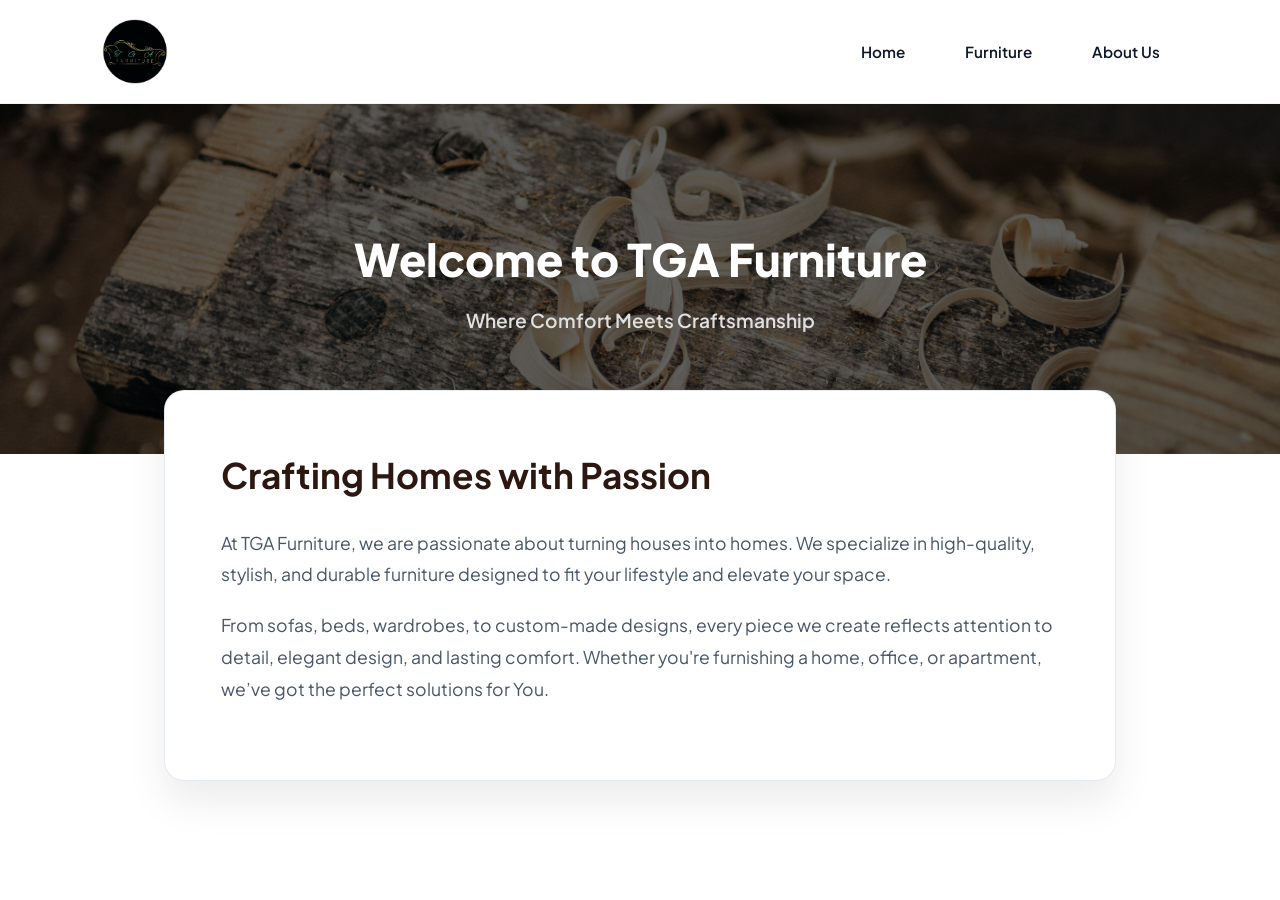
<file: about.html>
<!DOCTYPE html>
<html lang="en">
<head>
  <meta charset="UTF-8">
  <meta name="viewport" content="width=device-width, initial-scale=1.0">
  <title>About Us - TGA Furniture</title>
  <link rel="icon" type="image/png" href="favicon.png"/>
  <link rel="stylesheet" href="style.css">
  <link rel="stylesheet" href="https://cdnjs.cloudflare.com/ajax/libs/font-awesome/6.4.0/css/all.min.css">
  <link href="https://fonts.googleapis.com/css2?family=Plus+Jakarta+Sans:wght@400;600;700;800&display=swap" rel="stylesheet">
  
  <style>
    /* Hero Banner Background Setup */
    .about-hero-section {
      background: linear-gradient(rgba(0, 0, 0, 0.6), rgba(0, 0, 0, 0.6)), url('about us.jpg') no-repeat center center/cover;
      height: 350px;
      display: flex;
      align-items: center;
      justify-content: center;
      text-align: center;
      color: #ffffff;
    }

    .about-hero-content h1 {
      font-size: 2.8rem;
      margin-bottom: 10px;
      font-weight: 800;
    }

    .hero-tagline {
      font-size: 1.2rem;
      color: #e0e0e0;
    }

    @media (max-width: 768px) {
      .about-hero-section {
        height: 250px;
      }
      .about-hero-content h1 {
        font-size: 2rem;
      }
      .hero-tagline {
        font-size: 1rem;
      }
    }
  </style>
</head>
<body>

  <!-- Header Section -->
  <header class="header">
    <div class="header-container">
      <a href="index.html">
        <img src="logo.png" alt="TGA Furniture Logo" class="site-logo-img">
      </a>
      <nav class="nav-links">
        <a href="index.html">Home</a>
        <a href="index.html#furniture">Furniture</a>
        <a href="about.html" class="active">About Us</a>
      </nav>
    </div>
  </header>

  <!-- About Us Hero Banner Section -->
  <section class="about-hero-section">
    <div class="about-hero-overlay">
      <div class="about-hero-content">
        <h1>Welcome to TGA Furniture</h1>
        <p class="hero-tagline">Where Comfort Meets Craftsmanship</p>
      </div>
    </div>
  </section>

  <!-- Main Content Section -->
  <section class="about-content-container">
    <div class="about-card">
      <div class="about-text">
        <h2>Crafting Homes with Passion</h2>
        <p>At TGA Furniture, we are passionate about turning houses into homes. We specialize in high-quality, stylish, and durable furniture designed to fit your lifestyle and elevate your space.</p>
        <p>From sofas, beds, wardrobes, to custom-made designs, every piece we create reflects attention to detail, elegant design, and lasting comfort. Whether you're furnishing a home, office, or apartment, we’ve got the perfect solutions for You.</p>
      </div>
    </div>
  </section>

</body>
</html>
</file>
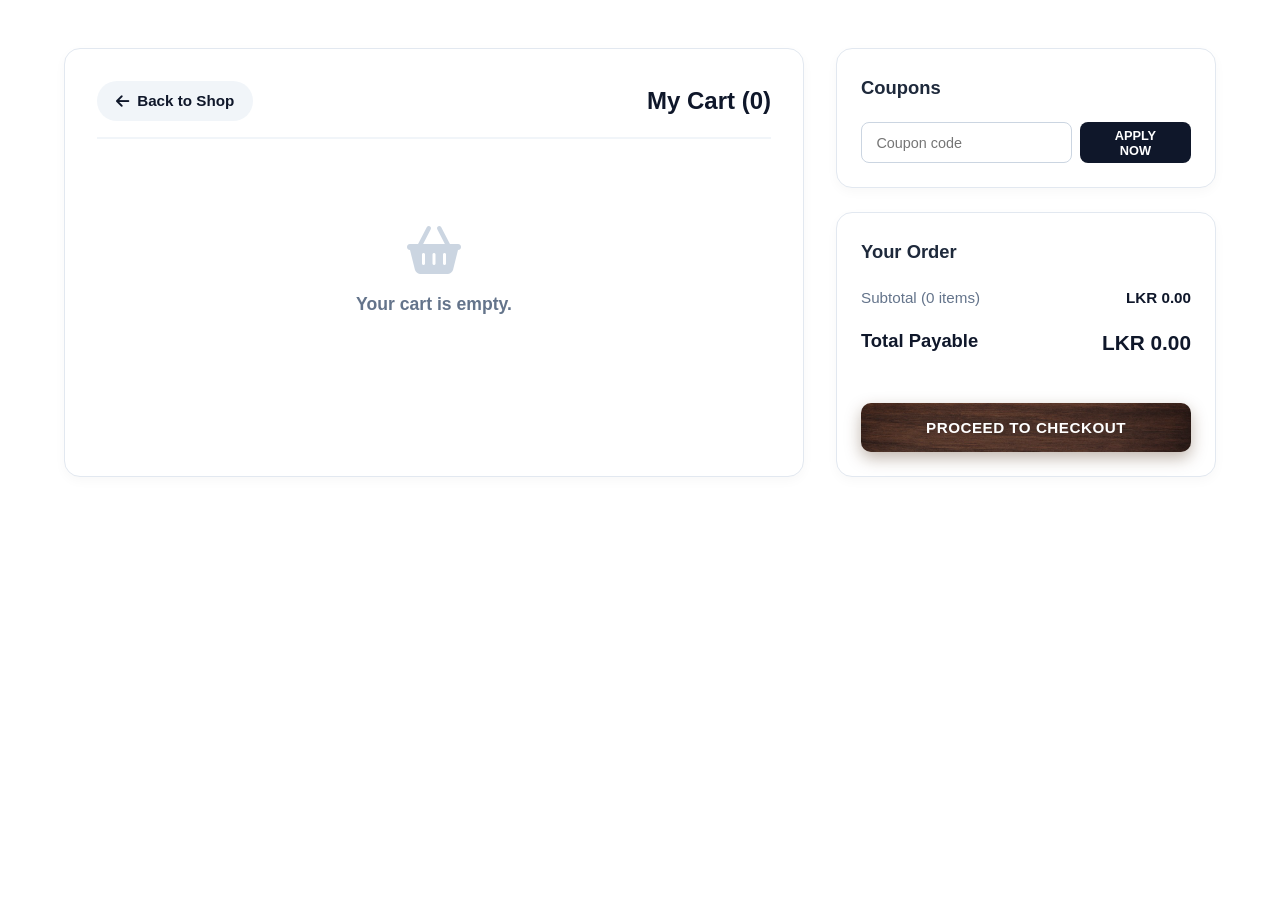
<file: cart.html>
<!DOCTYPE html>
<html lang="en">
<head>
  <meta charset="UTF-8">
  <meta name="viewport" content="width=device-width, initial-scale=1.0">
  <title>TGA Furniture - Shopping Cart</title>
  <link rel="icon" type="image/png" href="favicon.png"/>
  <link rel="stylesheet" href="style.css">
  <link rel="stylesheet" href="https://cdnjs.cloudflare.com/ajax/libs/font-awesome/6.4.0/css/all.min.css">
</head>
<body>

  <div class="cart-page-container">
    <!-- Left Side: Cart Items List -->
    <div class="cart-items-section">
      <div class="cart-header-row" style="display: flex; align-items: center; justify-content: space-between; margin-bottom: 1.5rem; padding-bottom: 1rem; border-bottom: 2px solid #f1f5f9;">
        <a href="index.html" class="back-home-btn" style="text-decoration: none; color: #0f172a; font-weight: 700; font-size: 0.95rem; display: flex; align-items: center; gap: 0.5rem; background: #f1f5f9; padding: 0.5rem 1.2rem; border-radius: 20px; transition: all 0.2s ease;">
          <i class="fa-solid fa-arrow-left"></i> Back to Shop
        </a>
        <h2 class="cart-title" style="margin: 0; border: none; padding: 0;">My Cart (<span id="cart-total-count">0</span>)</h2>
      </div>
      
      <div id="cart-items-list" class="cart-items-list"></div>
    </div>

<div class="cart-summary-sidebar">
  <div class="summary-card coupon-box">
    <h3>Coupons</h3>
    <div class="coupon-input-group">
      <input type="text" id="couponCode" placeholder="Coupon code">
      <button class="btn-apply" onclick="applyCoupon()">APPLY NOW</button>
    </div>
  </div>

  <div class="summary-card order-summary">
    <h3>Your Order</h3>
    
    <div class="summary-row">
      <span>Subtotal (<span id="summary-qty">0</span> items)</span>
      <span class="amount" id="subtotal-amount">LKR 0.00</span>
    </div>

    <div class="summary-row total-row" style="margin-top: 15px; font-weight: bold;">
      <span>Total Payable</span>
      <span class="amount total-amount" id="total-amount">LKR 0.00</span>
    </div>

    <button class="btn-checkout" onclick="proceedToCheckout()" style="margin-top: 20px; width: 100%;">PROCEED TO CHECKOUT</button>
  </div>
</div>


<script>
function updateItemQuantity(index, delta) {
  let cart = fetchCartData();
  if (cart[index]) {
    const currentQty = Number(cart[index].quantity || cart[index].qty || 1);
    const newQty = currentQty + delta;

    if (newQty <= 0) {
      removeItem(index);
    } else {
      cart[index].quantity = newQty;
      cart[index].qty = newQty;
      syncCartStorage(cart);
      renderCartPage();
    }
  }
}

function removeItem(index) {
  let cart = fetchCartData();
  cart.splice(index, 1);
  syncCartStorage(cart);
  renderCartPage();
}

function updateCartTotals(cartData) {
  const cart = cartData || fetchCartData();
  let subtotal = 0;
  let totalQty = 0;

  cart.forEach(item => {
    const rawPrice = item.price !== undefined ? item.price : item.unitPrice;
    const price = typeof rawPrice === 'number' 
                  ? rawPrice 
                  : parseFloat(String(rawPrice || 0).replace(/[^0-9.]/g, "")) || 0;
    const qty = Number(item.quantity || item.qty || 1);
    
    subtotal += price * qty;
    totalQty += qty;
  });

  // Radio selection එක පරීක්ෂා කිරීම
  const deliveryRadio = document.getElementById('opt-delivery');
  const isDelivery = deliveryRadio ? deliveryRadio.checked : true;
  
  // LocalStorage එකේ Save කිරීම
  localStorage.setItem('isDeliveryChecked', JSON.stringify(isDelivery));

  const deliveryFee = (cart.length > 0 && isDelivery) ? 2500 : 0;
  const totalPayable = subtotal + deliveryFee;

  const summaryQty = document.getElementById('summary-qty');
  const subtotalEl = document.getElementById('subtotal-amount');
  const totalEl = document.getElementById('total-amount');

  if (summaryQty) summaryQty.innerText = totalQty;
  if (subtotalEl) subtotalEl.innerText = `LKR ${subtotal.toLocaleString('en-US', {minimumFractionDigits: 2})}`;
  if (totalEl) totalEl.innerText = `LKR ${totalPayable.toLocaleString('en-US', {minimumFractionDigits: 2})}`;
}

function applyCoupon() {
  const codeInput = document.getElementById('couponCode');
  if (codeInput && codeInput.value.trim() !== "") {
    alert("Coupon Applied Successfully!");
  } else {
    alert("Please enter a valid coupon code.");
  }
}

function proceedToCheckout() {
  const cart = getCart(); // cartItems නිවැරදිව ලබා ගනී
  if (!cart || cart.length === 0) {
    alert("ඔබගේ Cart එක හිස්ව පවතී!");
    return;
  }
  window.location.href = 'checkout.html';
}

document.addEventListener('DOMContentLoaded', () => {
  if (typeof renderCartPage === 'function') {
    renderCartPage();
  }
  
  // Page එක load වෙද්දීම Totals සහ LocalStorage update කිරීම
  updateCartTotals();

  // Radio Buttons දෙකටම event listener එක එකතු කිරීම
  const optDelivery = document.getElementById('opt-delivery');
  const optPickup = document.getElementById('opt-pickup');

  if (optDelivery) optDelivery.addEventListener('change', () => updateCartTotals());
  if (optPickup) optPickup.addEventListener('change', () => updateCartTotals());
});
</script>
<script src="script.js"></script>
</body>
</html>
</file>
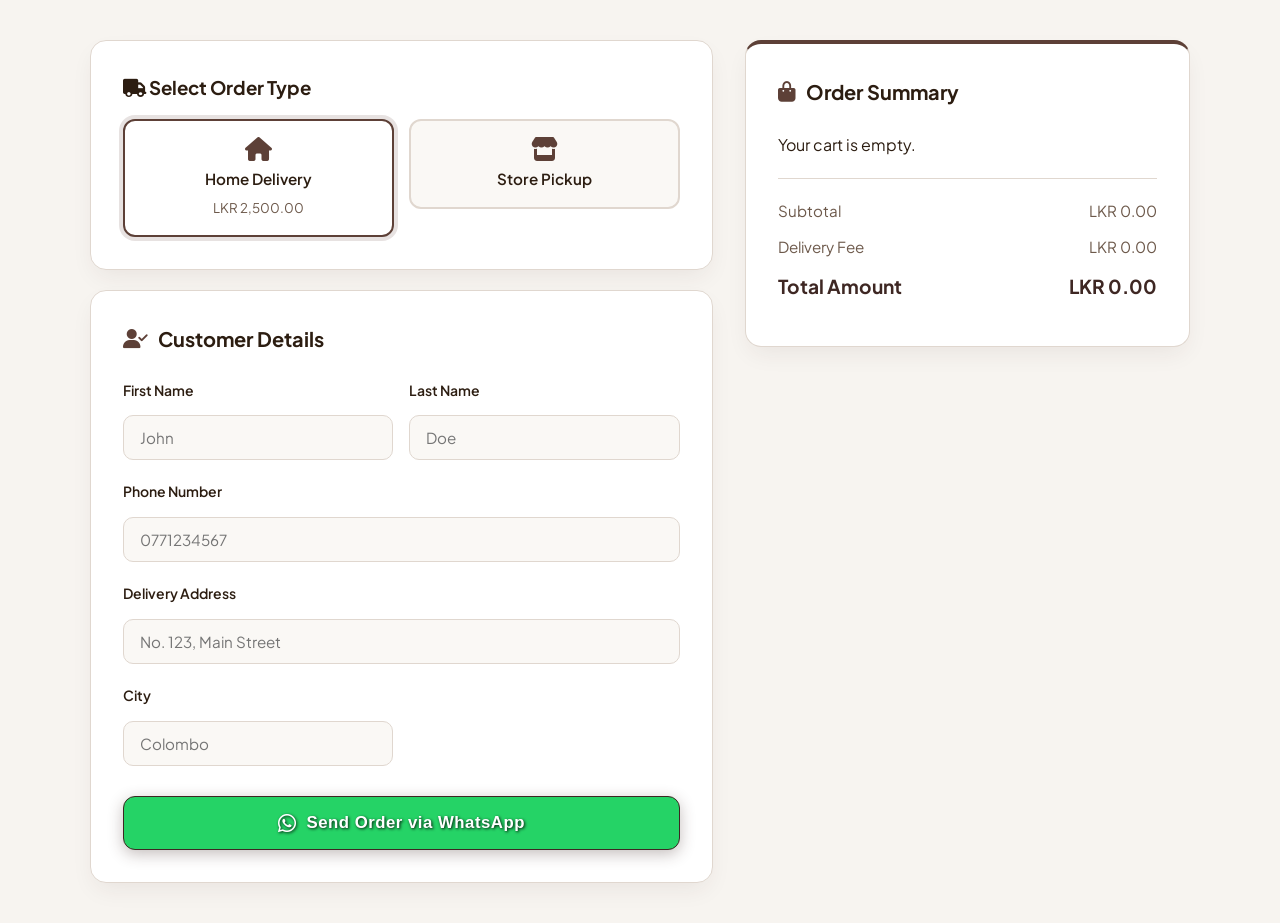
<file: checkout.html>
<!DOCTYPE html>
<html lang="en">
<head>
  <meta charset="UTF-8">
  <meta name="viewport" content="width=device-width, initial-scale=1.0">
  <title>Checkout - TGA Furniture</title>
  <link rel="stylesheet" href="style.css">
  <link rel="stylesheet" href="checkout.css">
  <link rel="stylesheet" href="https://cdnjs.cloudflare.com/ajax/libs/font-awesome/6.4.0/css/all.min.css">
</head>
<body>

  <div class="checkout-container">
    <div class="checkout-grid">
      
      <!-- Left Side Wrapper -->
      <div class="checkout-left-column">
        
        <!-- Order Type Selection -->
        <div class="checkout-card" style="margin-bottom: 20px;">
          <h3 style="margin-bottom: 16px; margin-top: 0;"><i class="fa-solid fa-truck"></i> Select Order Type</h3>
          
          <div class="order-type-grid">
            <label class="shipping-option">
              <input type="radio" name="checkout_shipping" id="chk-delivery" value="delivery" checked onchange="toggleCheckoutDelivery(true)">
              <div class="option-content">
                <i class="fa-solid fa-house"></i>
                <span>Home Delivery</span>
                <small>LKR 2,500.00</small>
              </div>
            </label>
            
            <label class="shipping-option">
              <input type="radio" name="checkout_shipping" id="chk-pickup" value="pickup" onchange="toggleCheckoutDelivery(false)">
              <div class="option-content">
                <i class="fa-solid fa-store"></i>
                <span>Store Pickup</span>
              </div>
            </label>
          </div>
        </div>

        <!-- Customer Billing Form -->
        <div class="checkout-card">
          <h2 class="checkout-title"><i class="fa-solid fa-user-check"></i> Customer Details</h2>
          <form id="checkoutForm">
            <div class="form-row">
              <div class="form-group">
                <label>First Name</label>
                <input type="text" id="first_name" required placeholder="John">
              </div>
              <div class="form-group">
                <label>Last Name</label>
                <input type="text" id="last_name" required placeholder="Doe">
              </div>
            </div>

            <div class="form-group">
              <label>Phone Number</label>
              <input type="tel" id="phone" required placeholder="0771234567">
            </div>

            <!-- Delivery chune jane par hi dikhai dega -->
            <div id="address-section">
              <div class="form-group">
                <label>Delivery Address</label>
                <input type="text" id="address" placeholder="No. 123, Main Street">
              </div>

              <div class="form-row">
                <div class="form-group">
                  <label>City</label>
                  <input type="text" id="city" placeholder="Colombo">
                </div>
              </div>
            </div>

            <button type="submit" class="btn-payhere" style="background-color: #25D366; background-image: none;">
              <i class="fa-brands fa-whatsapp" style="font-size: 1.3rem;"></i> Send Order via WhatsApp
            </button>
          </form>
        </div>

      </div>

      <!-- Right Side: Order Summary -->
      <div class="checkout-card order-summary-card">
        <h2 class="checkout-title"><i class="fa-solid fa-bag-shopping"></i> Order Summary</h2>
        <div id="checkout-items-list" class="summary-items"></div>
        <div class="summary-divider"></div>
        <div class="summary-line"><span>Subtotal</span><span id="checkout-subtotal">LKR 0.00</span></div>
        <div class="summary-line" id="delivery-fee-row"><span>Delivery Fee</span><span id="checkout-delivery">LKR 0.00</span></div>
        <div class="summary-line total"><span>Total Amount</span><span id="checkout-total">LKR 0.00</span></div>
      </div>

    </div>
  </div>

<script src="checkout.js"></script>
</body>
</html>
</file>
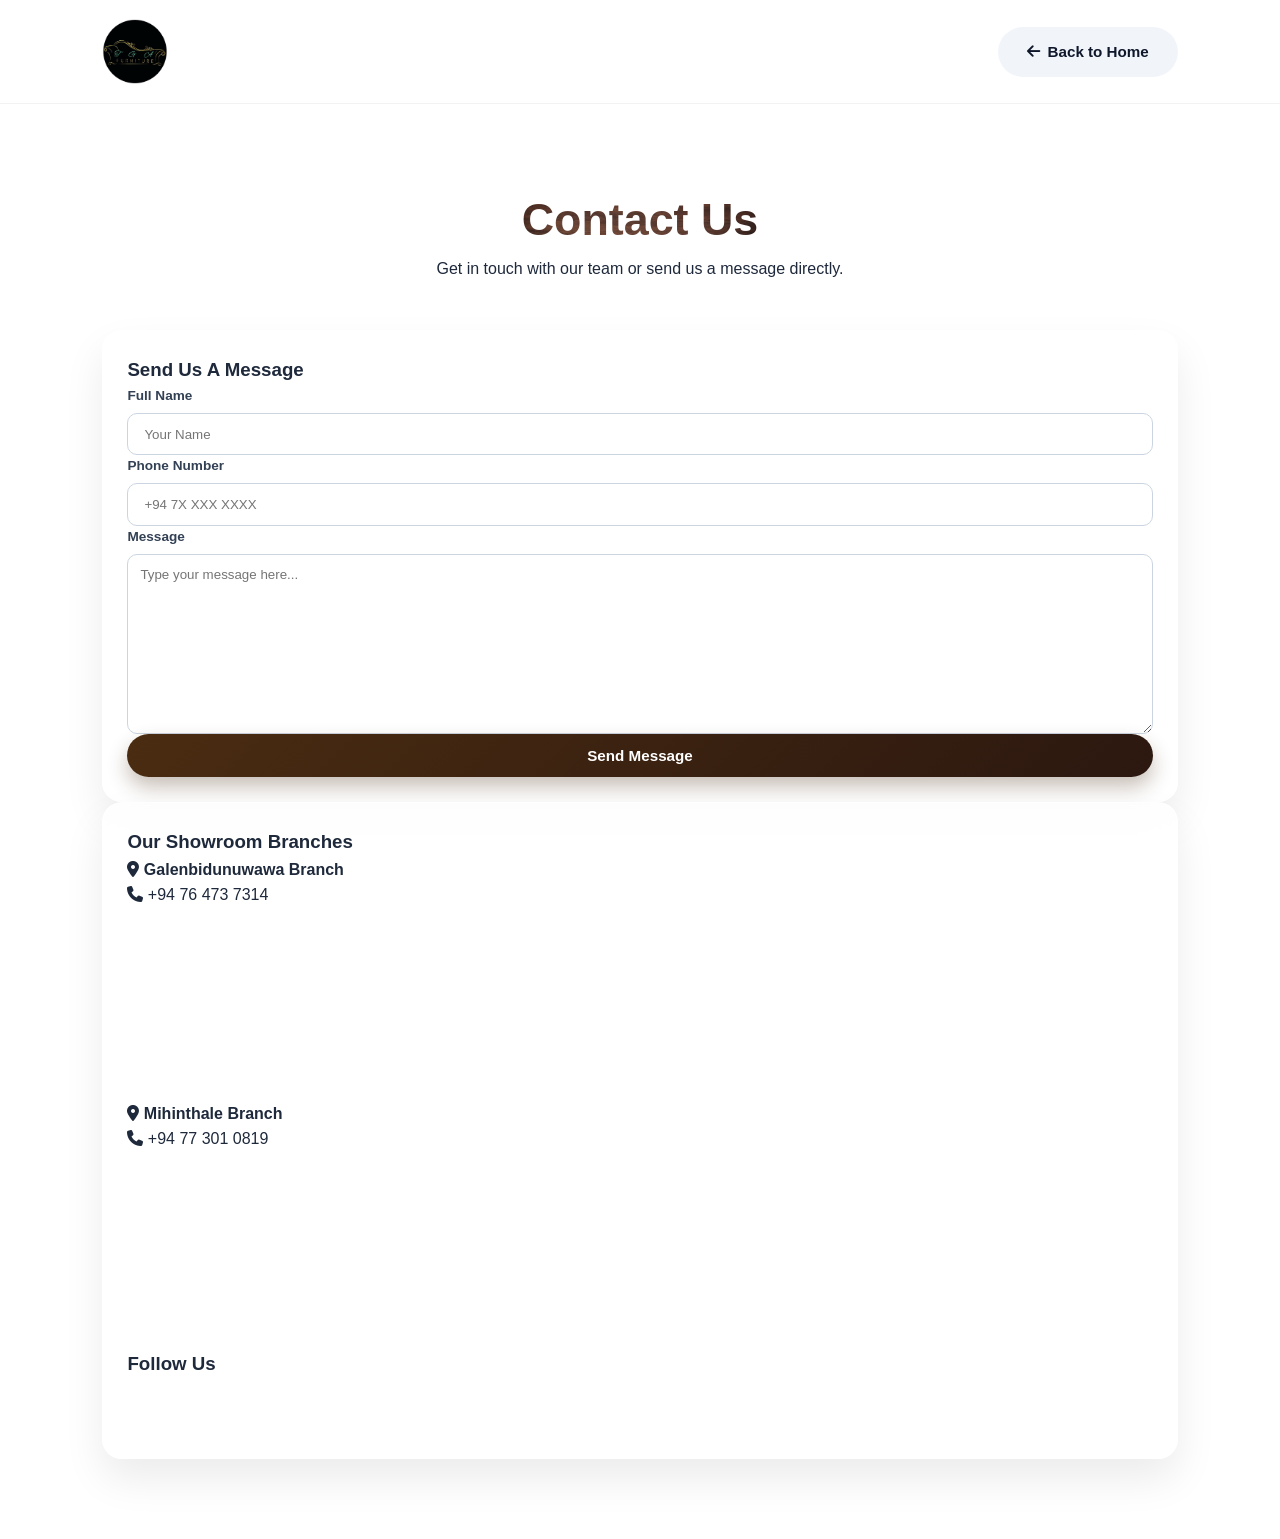
<file: contact.html>
<!DOCTYPE html>
<html lang="en">
<head>
  <meta charset="UTF-8">
  <meta name="viewport" content="width=device-width, initial-scale=1.0">
  <title>Contact Us - TGA Furniture</title>
  <link rel="stylesheet" href="style.css">
  <link rel="stylesheet" href="https://cdnjs.cloudflare.com/ajax/libs/font-awesome/6.4.0/css/all.min.css">
</head>
<body>

  <header class="header">
    <div class="header-container">
      <a href="index.html" class="logo">
        <img src="logo.png" alt="TGA Furniture Logo" class="site-logo-img custom-logo-large">
      </a>
      <a href="index.html" class="btn btn-secondary"><i class="fa-solid fa-arrow-left"></i> Back to Home</a>
    </div>
  </header>

  <section class="section-padding">
    <div class="section-header center">
      <h2 class="section-title wooden-text-surface">Contact Us</h2>
      <p>Get in touch with our team or send us a message directly.</p>
    </div>

    <div class="contact-grid-container">
      <!-- Web3Forms Message Form Integration -->
      <div class="contact-form-box glass-card">
        <h3>Send Us A Message</h3>
        <form action="https://api.web3forms.com/submit" method="POST">
          <!-- Web3Forms Access Key -->
          <input type="hidden" name="access_key" value="YOUR_WEB3FORMS_ACCESS_KEY">
          
          <div class="form-group">
            <label>Full Name</label>
            <input type="text" name="name" placeholder="Your Name" required>
          </div>
          <div class="form-group">
            <label>Phone Number</label>
            <input type="tel" name="phone" placeholder="+94 7X XXX XXXX" required>
          </div>
          <div class="form-group">
            <label>Message</label>
            <textarea name="message" rows="4" placeholder="Type your message here..." required></textarea>
          </div>
          <button type="submit" class="btn btn-primary btn-block wooden-surface-btn">Send Message</button>
        </form>
      </div>

      <!-- Showrooms & Google Maps -->
      <div class="contact-info-box glass-card">
        <h3>Our Showroom Branches</h3>
        
        <div class="branch-info-item">
          <h4><i class="fa-solid fa-location-dot"></i> Galenbidunuwawa Branch</h4>
          <p><i class="fa-solid fa-phone"></i> +94 76 473 7314</p>
          <div class="map-embed">
            <iframe 
              src="https://maps.app.goo.gl/5kuxknsPoCrA7mFS6" 
              width="100%" height="150" style="border:0; border-radius:12px; margin-top:10px;" allowfullscreen="" loading="lazy">
            </iframe>
          </div>
        </div>

        <div class="branch-info-item" style="margin-top:25px;">
          <h4><i class="fa-solid fa-location-dot"></i> Mihinthale Branch</h4>
          <p><i class="fa-solid fa-phone"></i> +94 77 301 0819</p>
          <div class="map-embed">
            <iframe 
              src="https://maps.app.goo.gl/86qh3dKEkiJt2nLy8" 
              width="100%" height="150" style="border:0; border-radius:12px; margin-top:10px;" allowfullscreen="" loading="lazy">
            </iframe>
          </div>
        </div>

        <h3 style="margin-top: 30px;">Follow Us</h3>
        <div class="social-links-container">
          <a href="#" class="social-btn facebook"><i class="fa-brands fa-facebook-f"></i></a>
          <a href="#" class="social-btn instagram"><i class="fa-brands fa-instagram"></i></a>
          <a href="#" class="social-btn whatsapp"><i class="fa-brands fa-whatsapp"></i></a>
          <a href="#" class="social-btn youtube"><i class="fa-brands fa-youtube"></i></a>
        </div>
      </div>
    </div>
  </section>

</body>
</html>
</file>
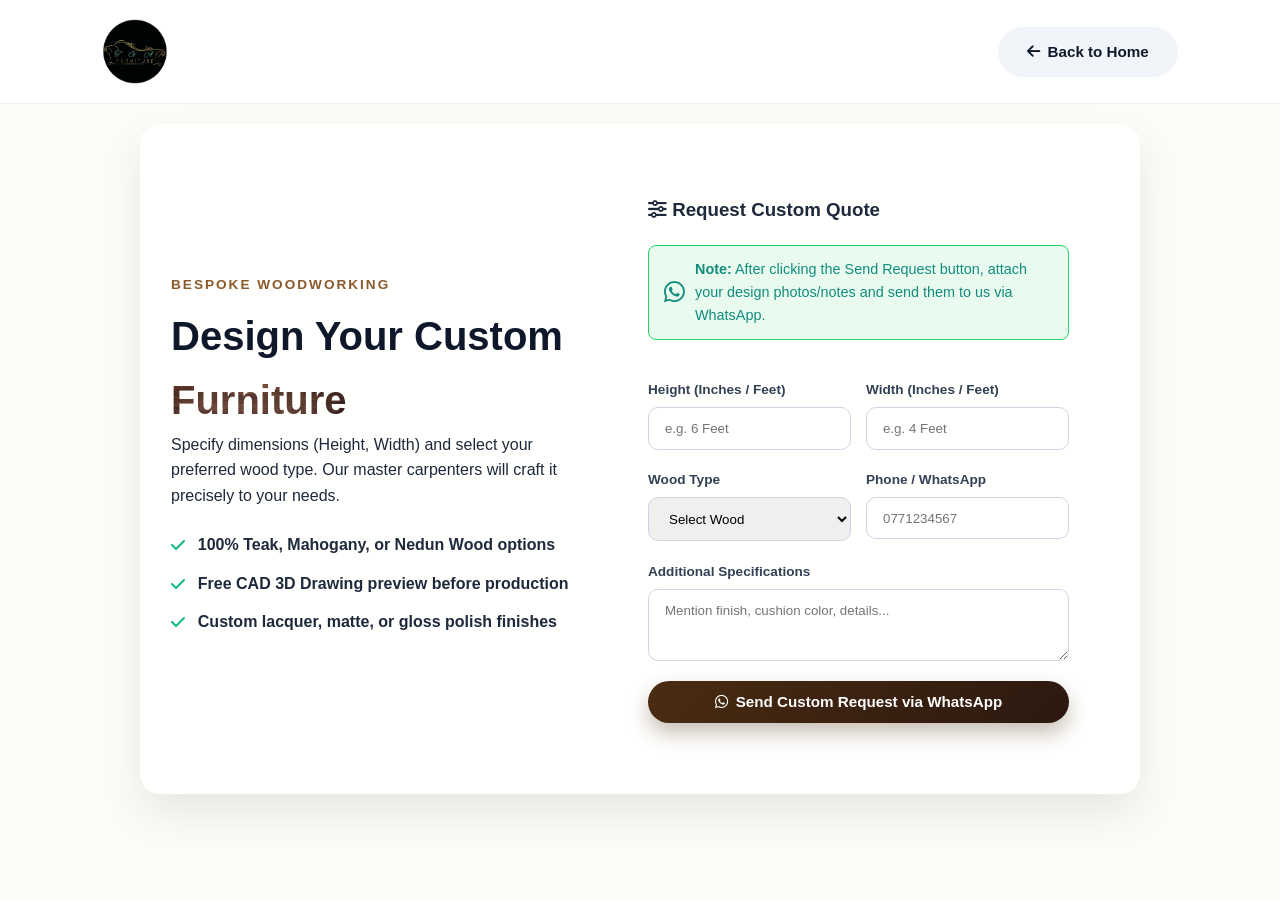
<file: custom-design.html>
<!DOCTYPE html>
<html lang="en">
<head>
  <meta charset="UTF-8">
  <meta name="viewport" content="width=device-width, initial-scale=1.0">
  <title>Custom Furniture Design - TGA Furniture</title>
  <link rel="stylesheet" href="style.css">
  <link rel="stylesheet" href="https://cdnjs.cloudflare.com/ajax/libs/font-awesome/6.4.0/css/all.min.css">
  
  <style>
    /* Mobile Responsive Fixes */
    .custom-container {
      display: grid;
      grid-template-columns: 1fr 1fr;
      gap: 30px;
      padding: 30px;
      box-sizing: border-box;
      width: 100%;
    }

    .form-row {
      display: grid;
      grid-template-columns: 1fr 1fr;
      gap: 15px;
    }

    .info-box {
      background: rgba(37, 211, 102, 0.1);
      border: 1px solid #25D366;
      border-radius: 8px;
      padding: 12px 15px;
      margin-bottom: 20px;
      font-size: 0.9rem;
      color: #128C7E;
      display: flex;
      align-items: center;
      gap: 10px;
    }

    @media (max-width: 768px) {
      .custom-container {
        grid-template-columns: 1fr;
        padding: 15px;
      }
      .form-row {
        grid-template-columns: 1fr;
        gap: 10px;
      }
      .section-title {
        font-size: 1.8rem;
      }
    }
  </style>
</head>
<body class="bg-light">

  <header class="header">
    <div class="header-container">
        <a href="index.html" class="logo">
          <img src="logo.png" alt="TGA Furniture Logo" class="site-logo-img">
        </a>
      <a href="index.html" class="btn btn-secondary"><i class="fa-solid fa-arrow-left"></i> Back to Home</a>
    </div>
  </header>

  <section class="section-padding" style="padding: 20px 10px;">
    <div class="custom-container glass-card" style="margin: 0 auto; max-width: 1000px;">
      
      <div class="custom-text">
        <span class="section-tag">Bespoke Woodworking</span>
        <h2 class="section-title">Design Your Custom <span class="text-gradient">Furniture</span></h2>
        <p>Specify dimensions (Height, Width) and select your preferred wood type. Our master carpenters will craft it precisely to your needs.</p>
        
        <ul class="custom-features">
          <li><i class="fa-solid fa-check"></i> 100% Teak, Mahogany, or Nedun Wood options</li>
          <li><i class="fa-solid fa-check"></i> Free CAD 3D Drawing preview before production</li>
          <li><i class="fa-solid fa-check"></i> Custom lacquer, matte, or gloss polish finishes</li>
        </ul>
      </div>

      <form id="customOrderForm" class="custom-form">
        <h3><i class="fa-solid fa-sliders"></i> Request Custom Quote</h3>
        
        <!-- WhatsApp Photo Attachment Notice -->
        <div class="info-box">
          <i class="fa-brands fa-whatsapp" style="font-size: 1.5rem;"></i>
          <span><strong>Note:</strong> After clicking the Send Request button, attach your design photos/notes and send them to us via WhatsApp.</span>
        </div>

        <div class="form-row">
          <div class="form-group">
            <label>Height (Inches / Feet)</label>
            <input type="text" id="height_input" placeholder="e.g. 6 Feet" required>
          </div>
          <div class="form-group">
            <label>Width (Inches / Feet)</label>
            <input type="text" id="width_input" placeholder="e.g. 4 Feet" required>
          </div>
        </div>

        <div class="form-row">
          <div class="form-group">
            <label>Wood Type</label>
            <select id="wood_input" required>
              <option value="">Select Wood</option>
              <option value="Kiln-Dried Teak Wood">Kiln-Dried Teak Wood</option>
              <option value="Mahogany Wood">Mahogany Wood</option>
              <option value="Sri Lankan Nedun">Sri Lankan Nedun</option>
            </select>
          </div>
          <div class="form-group">
            <label>Phone / WhatsApp</label>
            <input type="tel" id="phone_input" placeholder="0771234567" required>
          </div>
        </div>

        <div class="form-group">
          <label>Additional Specifications</label>
          <textarea id="notes_input" rows="3" placeholder="Mention finish, cushion color, details..."></textarea>
        </div>

        <button type="submit" id="submitBtn" class="btn btn-primary btn-block" style="background-color: #25D366; border: none; width: 100%;">
          <i class="fa-brands fa-whatsapp"></i> Send Custom Request via WhatsApp
        </button>
      </form>
    </div>
  </section>

  <script src="custom-design.js"></script>
</body>
</html>
</file>
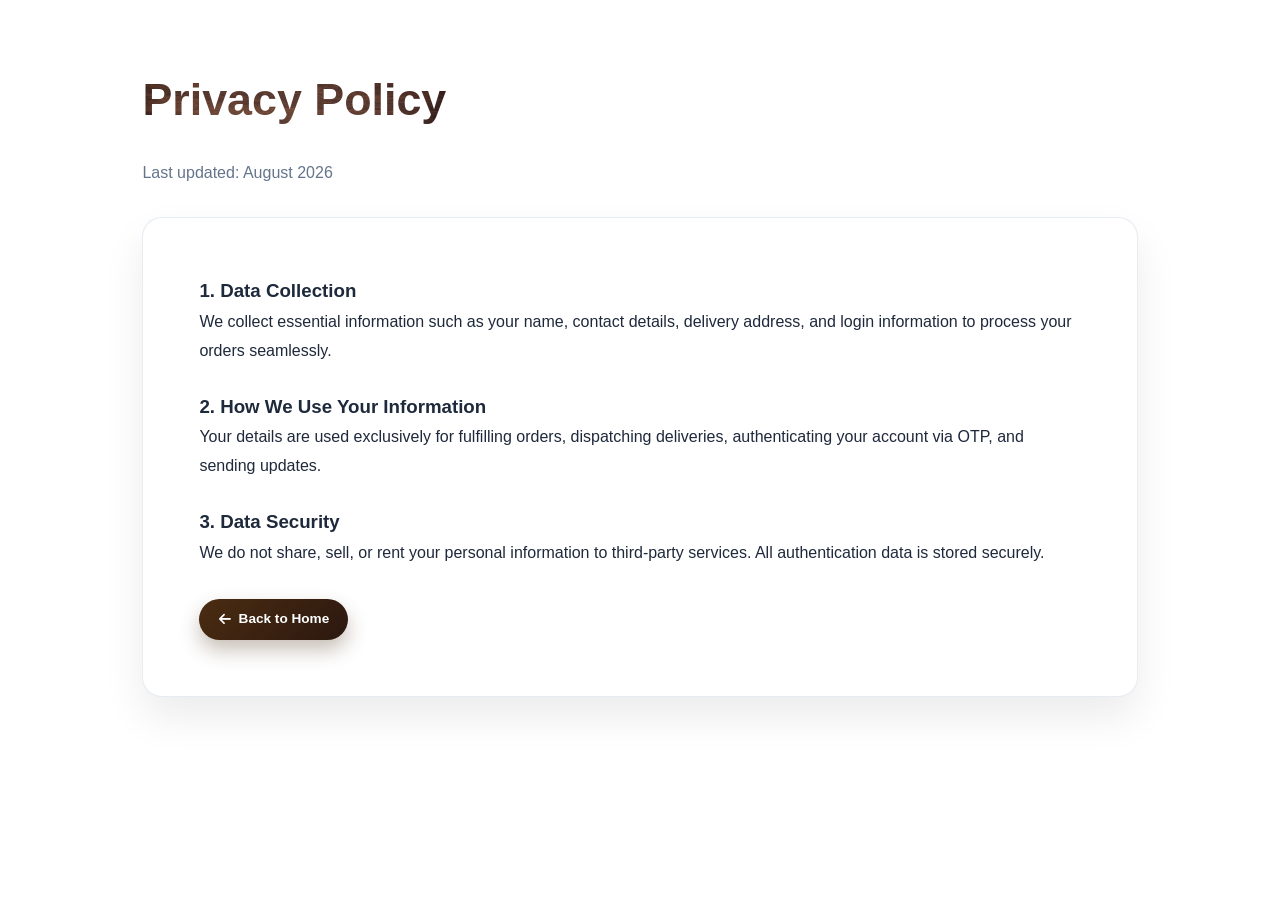
<file: privacypolicy.html>
<!DOCTYPE html>
<html lang="en">
<head>
  <meta charset="UTF-8">
  <meta name="viewport" content="width=device-width, initial-scale=1.0">
  <title>Privacy Policy - TGA Furniture</title>
  <link rel="icon" type="image/png" href="favicon.png"/>
  <link rel="stylesheet" href="style.css">
  <link rel="stylesheet" href="https://cdnjs.cloudflare.com/ajax/libs/font-awesome/6.4.0/css/all.min.css">
</head>
<body>

  <div class="product-page-container" style="padding: 4rem 8%;">
    <h1 class="wooden-text-surface" style="margin-bottom: 1.5rem;">Privacy Policy</h1>
    <p style="color: var(--text-muted); margin-bottom: 2rem;">Last updated: August 2026</p>

    <div class="about-card" style="line-height: 1.8; color: var(--text-main);">
      <h3>1. Data Collection</h3>
      <p>We collect essential information such as your name, contact details, delivery address, and login information to process your orders seamlessly.</p>

      <h3 style="margin-top: 1.5rem;">2. How We Use Your Information</h3>
      <p>Your details are used exclusively for fulfilling orders, dispatching deliveries, authenticating your account via OTP, and sending updates.</p>

      <h3 style="margin-top: 1.5rem;">3. Data Security</h3>
      <p>We do not share, sell, or rent your personal information to third-party services. All authentication data is stored securely.</p>

      <div style="margin-top: 2rem;">
        <a href="index.html" class="btn btn-primary-sm"><i class="fa-solid fa-arrow-left"></i> Back to Home</a>
      </div>
    </div>
  </div>

</body>
</html>
</file>
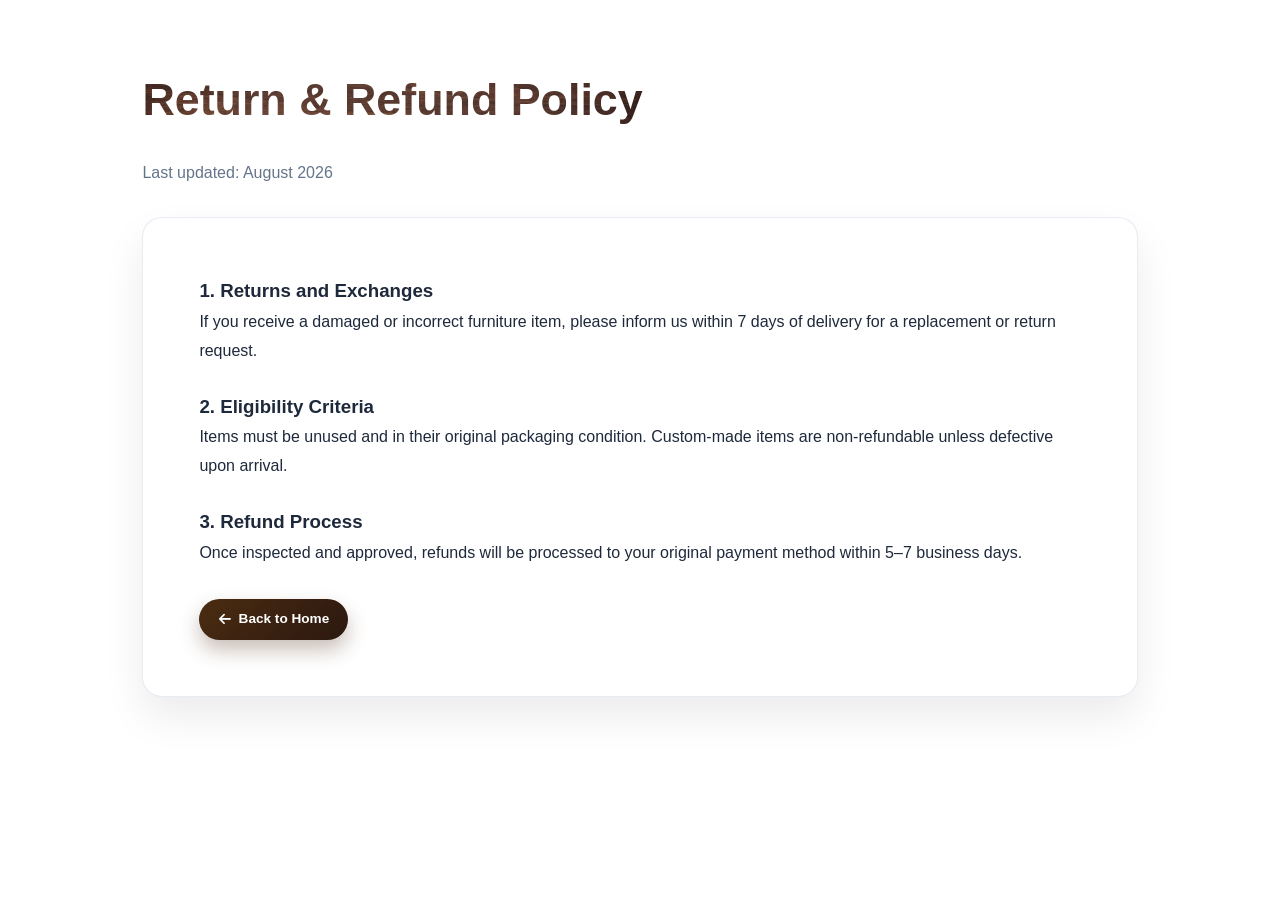
<file: returnpolicy.html>
<!DOCTYPE html>
<html lang="en">
<head>
  <meta charset="UTF-8">
  <meta name="viewport" content="width=device-width, initial-scale=1.0">
  <title>Return & Refund Policy - TGA Furniture</title>
  <link rel="icon" type="image/png" href="favicon.png"/>
  <link rel="stylesheet" href="style.css">
  <link rel="stylesheet" href="https://cdnjs.cloudflare.com/ajax/libs/font-awesome/6.4.0/css/all.min.css">
</head>
<body>

  <div class="product-page-container" style="padding: 4rem 8%;">
    <h1 class="wooden-text-surface" style="margin-bottom: 1.5rem;">Return & Refund Policy</h1>
    <p style="color: var(--text-muted); margin-bottom: 2rem;">Last updated: August 2026</p>

    <div class="about-card" style="line-height: 1.8; color: var(--text-main);">
      <h3>1. Returns and Exchanges</h3>
      <p>If you receive a damaged or incorrect furniture item, please inform us within 7 days of delivery for a replacement or return request.</p>

      <h3 style="margin-top: 1.5rem;">2. Eligibility Criteria</h3>
      <p>Items must be unused and in their original packaging condition. Custom-made items are non-refundable unless defective upon arrival.</p>

      <h3 style="margin-top: 1.5rem;">3. Refund Process</h3>
      <p>Once inspected and approved, refunds will be processed to your original payment method within 5–7 business days.</p>

      <div style="margin-top: 2rem;">
        <a href="index.html" class="btn btn-primary-sm"><i class="fa-solid fa-arrow-left"></i> Back to Home</a>
      </div>
    </div>
  </div>

</body>
</html>
</file>
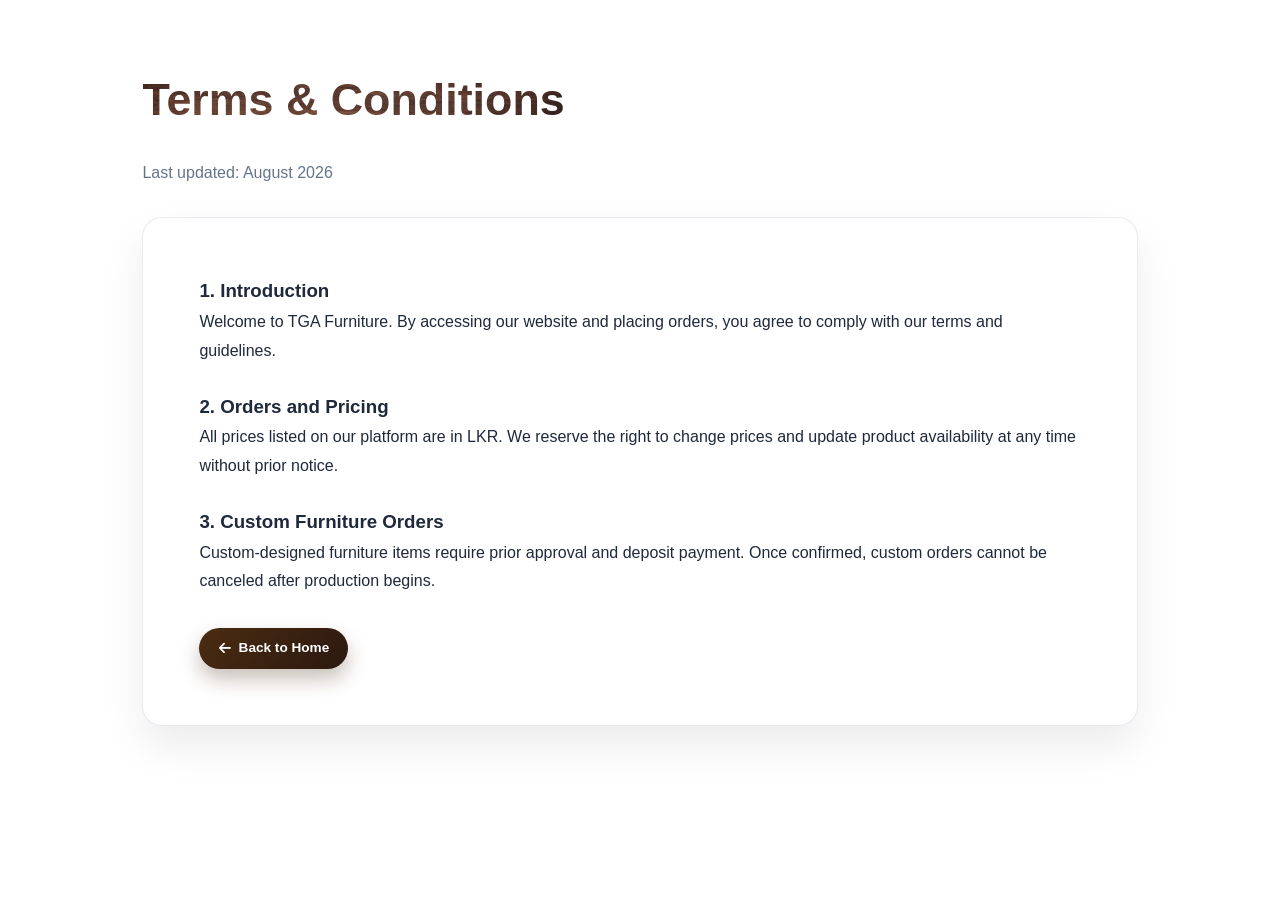
<file: terms&conditions.html>
<!DOCTYPE html>
<html lang="en">
<head>
  <meta charset="UTF-8">
  <meta name="viewport" content="width=device-width, initial-scale=1.0">
  <title>Terms & Conditions - TGA Furniture</title>
  <link rel="icon" type="image/png" href="favicon.png"/>
  <link rel="stylesheet" href="style.css">
  <link rel="stylesheet" href="https://cdnjs.cloudflare.com/ajax/libs/font-awesome/6.4.0/css/all.min.css">
</head>
<body>

  <div class="product-page-container" style="padding: 4rem 8%;">
    <h1 class="wooden-text-surface" style="margin-bottom: 1.5rem;">Terms & Conditions</h1>
    <p style="color: var(--text-muted); margin-bottom: 2rem;">Last updated: August 2026</p>

    <div class="about-card" style="line-height: 1.8; color: var(--text-main);">
      <h3>1. Introduction</h3>
      <p>Welcome to TGA Furniture. By accessing our website and placing orders, you agree to comply with our terms and guidelines.</p>

      <h3 style="margin-top: 1.5rem;">2. Orders and Pricing</h3>
      <p>All prices listed on our platform are in LKR. We reserve the right to change prices and update product availability at any time without prior notice.</p>

      <h3 style="margin-top: 1.5rem;">3. Custom Furniture Orders</h3>
      <p>Custom-designed furniture items require prior approval and deposit payment. Once confirmed, custom orders cannot be canceled after production begins.</p>

      <div style="margin-top: 2rem;">
        <a href="index.html" class="btn btn-primary-sm"><i class="fa-solid fa-arrow-left"></i> Back to Home</a>
      </div>
    </div>
  </div>

</body>
</html>
</file>
<file: style.css>
/* Global Styles & Wood Theme Variables */
:root {
  --primary-color: #8b5cf6;
  --accent-gold: #d97706;
  --wood-dark: #2c1810;
  --wood-medium: #4a2c11;
  --wood-light: #8b5a2b;
  --text-main: #1e293b;
  --text-muted: #64748b;
  --light-bg: #fdfbf7;
  --border-color: rgba(226, 232, 240, 0.8);
  --shadow-sm: 0 4px 6px -1px rgba(0, 0, 0, 0.05);
  --shadow-lg: 0 20px 25px -5px rgba(0, 0, 0, 0.1);
  --transition: all 0.4s cubic-bezier(0.4, 0, 0.2, 1);
}

* {
  margin: 0;
  padding: 0;
  box-sizing: border-box;
}

html {
  scroll-behavior: smooth;
  font-family: 'Plus Jakarta Sans', -apple-system, sans-serif;
}

body {
  color: var(--text-main);
  background-color: #ffffff;
  overflow-x: hidden;
  line-height: 1.6;
}

a {
  text-decoration: none;
  color: inherit;
  transition: var(--transition);
}

ul {
  list-style: none;
}

img {
  max-width: 100%;
  height: auto;
  display: block;
}

.text-gradient {
  background: linear-gradient(135deg, #8b5a2b, #d97706);
  -webkit-background-clip: text;
  -webkit-text-fill-color: transparent;
}

.section-padding {
  padding: 5rem 8%;
}

.section-header.center {
  text-align: center;
  margin-bottom: 3rem;
}

.section-tag {
  display: inline-block;
  font-size: 0.85rem;
  font-weight: 700;
  text-transform: uppercase;
  letter-spacing: 2px;
  color: var(--wood-light);
  margin-bottom: 0.5rem;
}

.section-title {
  font-size: 2.5rem;
  font-weight: 800;
  color: #0f172a;
}

/* Announcement Bar */
.announcement-bar {
  background: #1f110a;
  color: #fbbf24;
  font-size: 0.85rem;
  font-weight: 600;
  overflow: hidden;
  white-space: nowrap;
  padding: 8px 0;
  border-bottom: 1px solid rgba(217, 119, 6, 0.2);
}

.announcement-track {
  display: flex;
  gap: 3rem;
  animation: marqueeText 25s linear infinite;
}

@keyframes marqueeText {
  0% { transform: translateX(0); }
  100% { transform: translateX(-50%); }
}

/* Header & Navigation */
.header {
  position: sticky;
  top: 0;
  z-index: 1000;
  background: rgba(255, 255, 255, 0.95);
  backdrop-filter: blur(12px);
  border-bottom: 1px solid rgba(0, 0, 0, 0.05);
  padding: 1.2rem 8%;
}

/* Header Container & Navigation Alignment Fix */
.header-container {
  display: flex;
  align-items: center; /* සියල්ල එක කෙළින්ම (Vertical Align) තැබීමට */
  justify-content: space-between;
}

.nav-links {
  display: flex;
  align-items: center; /* Links සියල්ල එක සමානව තිරස් අතට තැබීමට */
  gap: 2rem;
  font-weight: 600;
  font-size: 0.95rem;
}

/* Desktop එකේදී Hamburger Button එක සම්පූර්ණයෙන්ම Hide කිරීම */
.hamburger-btn {
  display: none !important; /* Desktop එකේදී නොපෙනී යයි */
  font-size: 1.5rem;
  background: none;
  border: none;
  cursor: pointer;
}

/* Mobile Screen (768px හෝඊට අඩු) වලදී පමණක් Hamburger Button එක පෙන්වීම */
@media (max-width: 768px) {
  .hamburger-btn {
    display: block !important; 
  }

  .nav-links {
    display: none; /* Mobile එකේදී Click කරන තෙක් Nav එක Hide වේ */
    position: absolute;
    top: 100%;
    left: 0;
    width: 100%;
    background: #ffffff;
    flex-direction: column;
    align-items: flex-start;
    padding: 1.5rem;
    box-shadow: var(--shadow-lg);
  }

  .nav-links.active {
    display: flex;
  }
}

.logo {
  display: flex;
  align-items: center;
  gap: 8px;
  font-size: 1.6rem;
  font-weight: 900;
}

.logo-tga {
  background: #3d2314;
  color: #fff;
  padding: 2px 10px;
  border-radius: 8px;
  transform: rotate(-2deg);
}

.nav-links {
  display: flex;
  gap: 2rem;
  font-weight: 600;
  font-size: 0.95rem;
}

.nav-links a:hover {
  color: var(--wood-light);
}

.header-actions {
  display: flex;
  align-items: center;
  gap: 1rem;
}

.header-actions button {
  background: none;
  border: none;
  font-size: 1.2rem;
  color: #334155;
  cursor: pointer;
  position: relative;
}

.cart-badge {
  position: absolute;
  top: -6px;
  right: -10px;
  background: var(--accent-gold);
  color: #fff;
  font-size: 0.7rem;
  font-weight: 700;
  width: 18px;
  height: 18px;
  border-radius: 50%;
  display: flex;
  align-items: center;
  justify-content: center;
}

/* Buttons */
.btn {
  display: inline-flex;
  align-items: center;
  gap: 0.5rem;
  padding: 0.8rem 1.8rem;
  border-radius: 50px;
  font-weight: 700;
  font-size: 0.95rem;
  cursor: pointer;
  transition: var(--transition);
  border: none;
}

.btn-primary, .btn-primary-sm {
  background: linear-gradient(135deg, var(--wood-medium), var(--wood-dark));
  color: #ffffff;
  box-shadow: 0 10px 20px rgba(74, 44, 17, 0.3);
}

.btn-primary-sm {
  padding: 0.5rem 1.2rem;
  font-size: 0.85rem;
}

.btn-secondary {
  background: #f1f5f9;
  color: #0f172a;
}

.btn-block {
  width: 100%;
  justify-content: center;
}

/* Hero Section */
.hero {
  display: grid;
  grid-template-columns: 1fr 1fr;
  align-items: center;
  gap: 4rem;
  padding: 4rem 8% 6rem;
  background: radial-gradient(circle at top right, rgba(139, 90, 43, 0.1), transparent 50%);
}

.tag-badge {
  display: inline-block;
  background: rgba(139, 90, 43, 0.12);
  color: var(--wood-light);
  padding: 6px 16px;
  border-radius: 30px;
  font-weight: 700;
  font-size: 0.85rem;
  margin-bottom: 1.5rem;
}

.hero-title {
  font-size: 3.5rem;
  line-height: 1.15;
  font-weight: 900;
  margin-bottom: 1.5rem;
}

.hero-desc {
  font-size: 1.1rem;
  color: var(--text-muted);
  margin-bottom: 2rem;
}

.hero-buttons {
  display: flex;
  gap: 1rem;
}

.hero-visual {
  position: relative;
  display: flex;
  justify-content: center;
}

.hero-img-box {
  border-radius: 24px;
  overflow: hidden;
  box-shadow: var(--shadow-lg);
}

.hero-img-1 {
  width: 80%;
  border: 6px solid #fff;
}

.hero-img-2 {
  position: absolute;
  bottom: -30px;
  left: -20px;
  width: 50%;
  border: 6px solid #fff;
  border-radius: 20px;
}

.glass-card {
  background: rgba(255, 255, 255, 0.85);
  backdrop-filter: blur(16px);
  border: 1px solid rgba(255, 255, 255, 0.5);
  padding: 1.5rem;
  border-radius: 20px;
  box-shadow: 0 20px 40px rgba(0, 0, 0, 0.08);
}

.stat-card {
  position: absolute;
  top: 20px;
  right: -10px;
}

/* Marquee Text */
.marquee-section {
  background-color: #2d1a0e;
  color: #fef08a;
  padding: 1.2rem 0;
  overflow: hidden;
  font-weight: 800;
  font-size: 1.2rem;
  letter-spacing: 2px;
}

.marquee-content {
  display: flex;
  gap: 2rem;
  white-space: nowrap;
  animation: scrollMarquee 20s linear infinite;
}

@keyframes scrollMarquee {
  0% { transform: translateX(0); }
  100% { transform: translateX(-50%); }
}

/* Detailed Categorized Furniture Items */
.room-category-block {
  background: #fff;
  border-radius: 20px;
  padding: 2rem;
  border: 1px solid var(--border-color);
  box-shadow: var(--shadow-sm);
}

.room-title {
  font-size: 1.5rem;
  font-weight: 800;
  color: var(--wood-dark);
  margin-bottom: 1.5rem;
  display: flex;
  align-items: center;
  gap: 0.8rem;
}

/* Dynamic Extra items ආරම්භයේදී සඟවා තැබීමට */
.furniture-card.extra-item {
  display: none ;
}

/* 3 Clumn Grid එක නිවැරදිව පවත්වා ගැනීමට */
.furniture-item-grid {
  display: grid !important;
  grid-template-columns: repeat(3, 1fr) !important;
  gap: 1.8rem;
}

/* Mobile & Tablet Responsiveness */
@media (max-width: 992px) {
  .furniture-item-grid {
    grid-template-columns: repeat(2, 1fr) !important;
  }
}

@media (max-width: 576px) {
  .furniture-item-grid {
    grid-template-columns: repeat(1, 1fr) !important;
  }
}
.furniture-card {
  width: 100%;
  display: flex;
  flex-direction: column;
  justify-content: space-between;
}

.furniture-card:hover {
  transform: translateY(-5px);
  box-shadow: var(--shadow-lg);
}

.furniture-card img {
  height: 200px;
  width: 100%;
  object-fit: cover;
}

.furniture-card-info {
  padding: 1rem;
}

.furniture-card-info h4 {
  font-size: 1.1rem;
  font-weight: 700;
}

.furniture-card-info p {
  font-size: 0.85rem;
  color: var(--text-muted);
}

.furniture-card-info .price {
  display: block;
  margin-top: 0.5rem;
  font-weight: 800;
  color: var(--wood-light);
}

/* Custom Furniture Section */
.bg-light {
  background-color: var(--light-bg);
}

.custom-container {
  display: grid;
  grid-template-columns: 1fr 1fr;
  gap: 4rem;
  align-items: center;
}

.custom-features {
  margin-top: 1.5rem;
}

.custom-features li {
  display: flex;
  align-items: center;
  gap: 0.8rem;
  margin-bottom: 0.8rem;
  font-weight: 600;
}

.custom-features i {
  color: #10b981;
}

.custom-form {
  padding: 2.5rem;
  display: flex;
  flex-direction: column;
  gap: 1.2rem;
}

.form-group {
  display: flex;
  flex-direction: column;
  gap: 0.4rem;
}

.form-group label {
  font-size: 0.85rem;
  font-weight: 700;
  color: #334155;
}

.form-row {
  display: grid;
  grid-template-columns: 1fr 1fr;
  gap: 1rem;
}

.form-group input, .form-group select, .form-group textarea {
  padding: 0.8rem 1rem;
  border-radius: 10px;
  border: 1px solid #cbd5e1;
  outline: none;
  font-family: inherit;
}

.file-input {
  background: #ffffff;
}

/* Showroom Branches Section */
.branches-grid {
  display: grid;
  grid-template-columns: repeat(auto-fit, minmax(280px, 1fr));
  gap: 2rem;
}

.branch-card {
  background: #ffffff;
  border-radius: 20px;
  overflow: hidden;
  border: 1px solid var(--border-color);
  box-shadow: var(--shadow-sm);
  transition: var(--transition);
}

.branch-card:hover {
  transform: translateY(-5px);
  box-shadow: var(--shadow-lg);
}

.branch-img img {
  height: 200px;
  width: 100%;
  object-fit: cover;
}

.branch-info {
  padding: 1.5rem;
}

.branch-info h3 {
  font-size: 1.2rem;
  font-weight: 800;
  margin-bottom: 0.8rem;
  color: var(--wood-dark);
}

.branch-info p {
  font-size: 0.9rem;
  color: var(--text-muted);
  margin-bottom: 0.4rem;
}

.branch-map-link {
  display: inline-block;
  margin-top: 0.8rem;
  font-size: 0.85rem;
  font-weight: 700;
  color: var(--wood-light);
}

/* Modal Popup for Login/Register */
.modal-overlay {
  position: fixed;
  inset: 0;
  background: rgba(15, 23, 42, 0.7);
  backdrop-filter: blur(8px);
  display: flex;
  align-items: center;
  justify-content: center;
  z-index: 2000;
  opacity: 0;
  pointer-events: none;
  transition: var(--transition);
}

.modal-overlay.active {
  opacity: 1;
  pointer-events: all;
}

.modal-box {
  width: 100%;
  max-width: 450px;
  position: relative;
  background: #ffffff;
}

.close-modal {
  position: absolute;
  top: 15px;
  right: 20px;
  font-size: 1.8rem;
  border: none;
  background: none;
  cursor: pointer;
}

.auth-tabs {
  display: flex;
  border-bottom: 2px solid #e2e8f0;
  margin-bottom: 1.5rem;
}

.tab-btn {
  flex: 1;
  padding: 0.8rem;
  border: none;
  background: none;
  font-weight: 700;
  font-size: 1rem;
  cursor: pointer;
  color: var(--text-muted);
}

.tab-btn.active {
  color: var(--wood-dark);
  border-bottom: 3px solid var(--wood-light);
}

.auth-form {
  display: flex;
  flex-direction: column;
  gap: 1.2rem;
}

.auth-form.hidden {
  display: none;
}

/* Footer */
.footer {
  background: #1f110a;
  color: #a8a29e;
  padding: 4rem 8% 2rem;
}

.footer-container {
  display: grid;
  grid-template-columns: repeat(auto-fit, minmax(200px, 1fr));
  gap: 3rem;
  margin-bottom: 3rem;
}

.footer-col h4 {
  color: #ffffff;
  margin-bottom: 1.2rem;
}

.footer-col ul li {
  margin-bottom: 0.8rem;
}

.footer-bottom {
  text-align: center;
  padding-top: 2rem;
  border-top: 1px solid rgba(255, 255, 255, 0.08);
  font-size: 0.85rem;
}

/* Keyframes Animations */
@keyframes floatAnim {
  0%, 100% { transform: translateY(0px); }
  50% { transform: translateY(-15px); }
}

.float-anim { animation: floatAnim 4s ease-in-out infinite; }
.float-anim-delayed { animation: floatAnim 5s ease-in-out infinite 1s; }
.float-slow { animation: floatAnim 6s ease-in-out infinite; }

/* Responsive adjustments */
@media (max-width: 992px) {
  .hero, .custom-container {
    grid-template-columns: 1fr;
  }
  .nav-links {
    display: none;
  }
}
/* Dynamic Floating animations for Hero Elements */
@keyframes floatAnim {
  0%, 100% { transform: translateY(0px) rotate(0deg); }
  50% { transform: translateY(-12px) rotate(1deg); }
}

@keyframes pulseGlow {
  0%, 100% { box-shadow: 0 10px 25px rgba(139, 90, 43, 0.2); }
  50% { box-shadow: 0 18px 35px rgba(217, 119, 6, 0.4); }
}

.float-anim { animation: floatAnim 4s ease-in-out infinite; }
.float-slow { animation: floatAnim 6s ease-in-out infinite 1s; }
.scale-pulse { animation: pulseGlow 3s ease-in-out infinite; }

/* Modal Popup Window Styles */
.custom-modal-card {
  max-width: 580px !important;
  padding: 2.2rem;
  border-radius: 24px;
  transform: scale(0.8) translateY(30px);
  opacity: 0;
  transition: all 0.4s cubic-bezier(0.16, 1, 0.3, 1);
}

.modal-overlay.active .custom-modal-card {
  transform: scale(1) translateY(0);
  opacity: 1;
}

.custom-modal-header h2 {
  font-size: 1.8rem;
  font-weight: 800;
  margin-bottom: 0.3rem;
}

.custom-modal-header p {
  font-size: 0.85rem;
  color: var(--text-muted);
  margin-bottom: 1.2rem;
}
/* Navigation Hover Dropdown Menu Styles */
.nav-item.dropdown {
  position: relative;
  display: inline-block;
  padding-bottom: 10px;
  margin-bottom: -10px;
}

.nav-arrow {
  font-size: 0.75rem;
  margin-left: 4px;
  transition: transform 0.3s ease;
}

.nav-item.dropdown:hover .nav-arrow {
  transform: rotate(180deg);
}

.megamenu-box {
  position: absolute;
  top: 100%;
  left: 50%;
  transform: translateX(-50%) translateY(15px) scale(0.95);
  width: 440px;
  padding: 1.2rem;
  border-radius: 18px;
  opacity: 0;
  visibility: hidden;
  pointer-events: none;
  transition: all 0.3s cubic-bezier(0.16, 1, 0.3, 1);
  box-shadow: 0 20px 40px rgba(0, 0, 0, 0.12);
  z-index: 1100;
}

/* Show Dropdown Box on Hover */
.nav-item.dropdown:hover .megamenu-box {
  opacity: 1;
  visibility: visible;
  pointer-events: all;
  transform: translateX(-50%) translateY(0) scale(1);
}

.dropdown-grid {
  display: grid;
  grid-template-columns: 1fr 1fr;
  gap: 0.8rem;
}

.dropdown-card {
  display: flex;
  align-items: center;
  gap: 0.8rem;
  padding: 0.8rem;
  border-radius: 12px;
  background: rgba(255, 255, 255, 0.6);
  border: 1px solid rgba(226, 232, 240, 0.8);
  transition: var(--transition);
}

.dropdown-card:hover {
  background: var(--wood-dark);
  color: #ffffff;
  transform: translateY(-2px);
}

.dropdown-card i {
  font-size: 1.3rem;
  color: var(--wood-light);
  width: 24px;
  text-align: center;
}

.dropdown-card:hover i {
  color: #fbbf24;
}

.dropdown-card h4 {
  font-size: 0.9rem;
  font-weight: 700;
  line-height: 1.2;
}

.dropdown-card p {
  font-size: 0.75rem;
  color: var(--text-muted);
}

.dropdown-card:hover p {
  color: #cbd5e1;
}
/* Clean Hover Dropdown without arrow */
.nav-item.dropdown {
  position: relative;
  display: inline-block;
  padding-bottom: 12px; /* Smooth mouse tracking gap */
  margin-bottom: -12px;
}

.megamenu-box {
  position: absolute;
  top: 100%;
  left: 50%;
  transform: translateX(-50%) translateY(10px) scale(0.98);
  width: 420px;
  padding: 1rem;
  border-radius: 16px;
  opacity: 0;
  visibility: hidden;
  pointer-events: none;
  transition: all 0.25s ease-out;
  box-shadow: 0 15px 35px rgba(0, 0, 0, 0.12);
  z-index: 1100;
}

/* Open on mouse enter */
.nav-item.dropdown:hover .megamenu-box {
  opacity: 1;
  visibility: visible;
  pointer-events: all;
  transform: translateX(-50%) translateY(0) scale(1);
}

.dropdown-grid {
  display: grid;
  grid-template-columns: 1fr 1fr;
  gap: 0.6rem;
}

.dropdown-card {
  display: flex;
  align-items: center;
  gap: 0.7rem;
  padding: 0.7rem 0.9rem;
  border-radius: 10px;
  background: rgba(255, 255, 255, 0.8);
  border: 1px solid rgba(226, 232, 240, 0.8);
  transition: var(--transition);
}

.dropdown-card:hover {
  background: var(--wood-dark);
  color: #ffffff;
}

.dropdown-card i {
  font-size: 1.1rem;
  color: var(--wood-light);
}

.dropdown-card:hover i {
  color: #fbbf24;
}

.dropdown-card h4 {
  font-size: 0.85rem;
  font-weight: 700;
}

.dropdown-card p {
  font-size: 0.7rem;
  color: var(--text-muted);
}

.dropdown-card:hover p {
  color: #cbd5e1;
}


.video-container {
  position: absolute;
  top: 0;
  left: 0;
  width: 100%;
  height: 100%;
  z-index: 1;
  will-change: transform, opacity;
}

.video-container video {
  width: 100%;
  height: 100%;
  object-fit: cover;
}

/* Dark overlay for better text readability */
.video-overlay {
  position: absolute;
  top: 0;
  left: 0;
  width: 100%;
  height: 100%;
  background: linear-gradient(180deg, rgba(0, 0, 0, 0.4) 0%, rgba(0, 0, 0, 0.7) 100%);
}

/* Hero Content Styling over Video */
.hero-content-overlay {
  position: relative;
  z-index: 2;
  text-align: center;
  max-width: 900px;
  padding: 0 20px;
  color: #ffffff;
  will-change: transform, opacity;
}

.hero-content-overlay .hero-title {
  color: #ffffff;
  font-size: 3.8rem;
  text-shadow: 0 4px 20px rgba(0, 0, 0, 0.5);
}

.hero-content-overlay .hero-desc {
  color: #e2e8f0;
  font-size: 1.2rem;
  margin: 1.5rem auto 2.5rem;
  max-width: 700px;
}

.hero-content-overlay .btn-secondary {
  background: rgba(255, 255, 255, 0.2);
  color: #ffffff;
  backdrop-filter: blur(8px);
  border: 1px solid rgba(255, 255, 255, 0.4);
}

.hero-content-overlay .btn-secondary:hover {
  background: #ffffff;
  color: #0f172a;
}



.hero-video-wrapper {
  position: relative; /* Fixed එක ඉවත් කර ඇත */
  width: 100%;
  height: 100%;
  display: flex;
  align-items: center;
  justify-content: center;
}

.video-container {
  position: absolute;
  top: 0;
  left: 0;
  width: 100%;
  height: 100%;
  z-index: 1;
}

.video-container video {
  width: 100%;
  height: 100%;
  object-fit: cover; /* Video එක Stretch නොවී Perfectly Fit වේ */
  object-position: center;
}


.reveal-on-scroll.active {
  opacity: 1;
  transform: translateY(0) scale(1);
}

/* 2 Branches Grid Alignment */
.branches-grid.two-branches {
  display: grid;
  grid-template-columns: repeat(auto-fit, minmax(320px, 1fr));
  max-width: 900px;
  margin: 0 auto;
  gap: 2rem;
}

/* Follow Us / Social Buttons Styling */
.social-links-container {
  display: flex;
  align-items: center;
  gap: 0.8rem;
  margin-top: 0.8rem;
}

.social-btn {
  width: 42px;
  height: 42px;
  border-radius: 50%;
  background: rgba(255, 255, 255, 0.08);
  border: 1px solid rgba(255, 255, 255, 0.15);
  display: flex;
  align-items: center;
  justify-content: center;
  color: #ffffff;
  font-size: 1.1rem;
  transition: all 0.3s cubic-bezier(0.34, 1.56, 0.64, 1);
  backdrop-filter: blur(4px);
}

.social-btn:hover {
  transform: translateY(-5px) scale(1.1);
  color: #ffffff;
}

.social-btn.facebook:hover {
  background: #1877f2;
  box-shadow: 0 8px 20px rgba(24, 119, 242, 0.4);
}

.social-btn.instagram:hover {
  background: linear-gradient(45deg, #f09433, #e6683c, #dc2743, #cc2366, #bc1888);
  box-shadow: 0 8px 20px rgba(220, 39, 67, 0.4);
}

.social-btn.whatsapp:hover {
  background: #25d366;
  box-shadow: 0 8px 20px rgba(37, 211, 102, 0.4);
}

.social-btn.youtube:hover {
  background: #ff0000;
  box-shadow: 0 8px 20px rgba(255, 0, 0, 0.4);
}
/* Category View More Button Styling */
.category-view-more {
  text-align: center;
  margin-top: 1.8rem;
}

.view-more-btn {
  padding: 0.6rem 1.8rem;
  font-size: 0.9rem;
  border-radius: 30px;
  border: 1px solid rgba(139, 90, 43, 0.3);
  background: #fdfbf7;
  color: var(--wood-dark);
  cursor: pointer;
  transition: var(--transition);
}

.view-more-btn:hover {
  background: var(--wood-medium);
  color: #ffffff;
  box-shadow: 0 6px 15px rgba(74, 44, 17, 0.2);
}

.view-more-btn i {
  margin-left: 6px;
  transition: transform 0.3s ease;
}

.view-more-btn.expanded i {
  transform: rotate(180deg);
}
/* Logo Image Styling */
.logo {
  display: flex;
  align-items: center;
  text-decoration: none;
}

.site-logo-img {
  height: 45px; /* අවශ්‍ය පරිදි උස වෙනස් කරගන්න */
  width: auto;
  object-fit: contain;
}



.video-container {
  position: absolute;
  top: 0;
  left: 0;
  width: 100%;
  height: 100%;
}

.video-container video {
  width: 100%;
  height: 100%;
  object-fit: cover; /* Video එක Screen එකට කැපෙන්නේ නැතිව සම්පූර්ණයෙන්ම Fit කරයි */
  object-position: center; /* Video එක මැදට Centered කරයි */
}
/* --- Nav Hover Pill Mask Styling --- */
.nav-links {
  position: relative;
  display: flex;
  gap: 1.5rem;
}

.nav-link-item {
  position: relative;
  padding: 8px 16px;
  border-radius: 20px;
  transition: all 0.3s ease;
}

.nav-link-item:hover {
  background: rgba(139, 90, 43, 0.15); /* Dynamic Pill Hover Shape */
  color: var(--wood-dark) !important;
}

/* --- Right Side Search Drawer Styling --- */
.drawer-search-overlay {
  position: fixed;
  inset: 0;
  background: rgba(15, 23, 42, 0.6);
  backdrop-filter: blur(4px);
  z-index: 3000;
  opacity: 0;
  pointer-events: none;
  transition: opacity 0.3s ease;
}

.drawer-search-overlay.active {
  opacity: 1;
  pointer-events: all;
}

.drawer-search-content {
  position: fixed;
  top: 0;
  right: -380px;
  width: 380px;
  height: 100vh;
  background: #ffffff;
  z-index: 3001;
  box-shadow: -10px 0 30px rgba(0, 0, 0, 0.15);
  padding: 2rem 1.5rem;
  transition: right 0.4s cubic-bezier(0.16, 1, 0.3, 1);
  display: flex;
  flex-direction: column;
}

.drawer-search-overlay.active .drawer-search-content {
  right: 0;
}

.drawer-search-header {
  display: flex;
  justify-content: space-between;
  align-items: center;
  margin-bottom: 1.5rem;
}

#drawerInput {
  width: 100%;
  padding: 12px;
  border: 1px solid #cbd5e1;
  border-radius: 8px;
  outline: none;
}

#searchResults {
  margin-top: 1rem;
  font-size: 0.9rem;
}

/* --- Dynamic Rotating Black Fill Close Button --- */
.drawer-close-btn {
  width: 40px;
  height: 40px;
  border-radius: 50%;
  border: 1px solid #e2e8f0;
  background: #fff;
  cursor: pointer;
  position: relative;
  overflow: hidden;
  display: flex;
  align-items: center;
  justify-content: center;
}

.drawer-close-btn::before {
  content: '';
  position: absolute;
  inset: 0;
  background: #000000;
  transform: scale(0);
  border-radius: 50%;
  transition: transform 0.3s ease;
  z-index: 1;
}

.drawer-close-btn:hover::before {
  transform: scale(1);
}

.drawer-close-btn i {
  position: relative;
  z-index: 2;
  color: #0f172a;
  transition: transform 0.4s ease, color 0.3s ease;
}

.drawer-close-btn:hover i {
  color: #ffffff;
  transform: rotate(180deg);
}
/* Font එක ඇතුළෙන් Wooden Surface එක පෙනෙන Text Style එක */
/* Font එක ඇතුළෙන් Wooden Surface එක පෙනෙන Text Style එක */
.wooden-text-surface {
  background-image: url('wooden-surface-font.jpg'); /* නිවැරදි Image නම යෙදීම */
  background-size: cover;
  background-position: center;
  background-repeat: no-repeat;
  -webkit-background-clip: text;
  -webkit-text-fill-color: transparent;
  background-clip: text;
  color: transparent;
  font-weight: 900 !important;
  font-size: 2.8rem;
  display: inline-block;
}

/* Footer Bottom එකට Wooden Surface Image එක යෙදීම */
.footer-bottom {
  background-image: url('wooden-surface-footer.jpg'); /* නිවැරදි Image නම යෙදීම */
  background-size: cover;
  background-position: center;
  padding: 20px 0;
  text-align: center;
  color: #ffffff;
}
/* සියලුම Category Grids එකම මට්ටමට හා ප්‍රමාණයට සකසන CSS */
.furniture-item-grid {
  display: grid;
  grid-template-columns: repeat(auto-fit, minmax(260px, 1fr));
  gap: 1.5rem;
  align-items: stretch;
}

.furniture-card {
  height: 100%;
  display: flex;
  flex-direction: column;
}

.furniture-card img {
  height: 220px;
  width: 100%;
  object-fit: cover;
}
/* Enlarge View / Product Detail Layout */
.product-page-container {
  max-width: 1200px; /* ලොකු ඉඩක් සහිත Layout එක */
  margin: 0 auto;
  padding: 2.5rem;
}

.discount-badge {
  background: #e11d48;
  color: #fff;
  padding: 6px 14px;
  border-radius: 20px;
  font-weight: bold;
  font-size: 0.9rem;
}
.contact-form-box textarea {
  min-height: 180px; /* Message Box එක විශාල ලෙස පෙනීමට */
  width: 100%;
  padding: 12px;
  border-radius: 10px;
  border: 1px solid #cbd5e1;
}
.nav-links a {
  position: relative;
  padding: 8px 18px;
  border-radius: 25px;
  transition: all 0.3s cubic-bezier(0.4, 0, 0.2, 1);
  color: #0f172a;
  font-weight: 600;
}

/* Mouse එක තැබූ විට Black Pill Shape එක Animation වීම */
.nav-links a:hover {
  background-color: #000000;
  color: #ffffff !important;
}
/* Logo එක විශාල කිරීමට */
.site-logo-img {
  height: 65px; /* Logo එක විශාල කර සකස් කරන ලදී */
  width: auto;
  object-fit: contain;
}
/* --- 1. Category Cards එක පේළියට සැකසීම සහ කුඩා කිරීම --- */
.quick-categories-bar .furniture-item-grid {
  display: grid;
  grid-template-columns: repeat(6, 1fr); /* කැබලි 6 එකම පේළියට */
  gap: 10px; /* Cards අතර පරතරය අඩු කිරීම */
}

.quick-categories-bar .furniture-card {
  height: auto;
  border-radius: 10px;
  cursor: pointer;
  text-align: center;
}

.quick-categories-bar .furniture-card img {
  height: 90px; /* රූපවල උස කුඩා කිරීම */
  width: 100%;
  object-fit: cover;
  border-radius: 8px 8px 0 0;
}

.quick-categories-bar .furniture-card h4 {
  font-size: 0.85rem; /* Text එක කුඩා කිරීම */
  padding: 6px 2px;
  margin: 0;
}

/* Mobile Screens සඳහා Responsive adjustment */
@media (max-width: 768px) {
  .quick-categories-bar .furniture-item-grid {
    grid-template-columns: repeat(3, 1fr); /* ඡංගම දුරකථන වල පේළියට 3 බැගින් */
    gap: 8px;
  }
}
/* --- Horizontal Scroll Quick Categories --- */
.horizontal-scroll-container {
  width: 100%;
  overflow-x: auto;
  padding: 1rem 0 1.5rem 0;
  -webkit-overflow-scrolling: touch;
}

/* Scrollbar Style */
.horizontal-scroll-container::-webkit-scrollbar {
  height: 6px;
}
.horizontal-scroll-container::-webkit-scrollbar-track {
  background: #f1f1f1;
  border-radius: 10px;
}
.horizontal-scroll-container::-webkit-scrollbar-thumb {
  background: var(--wood-light, #8b5a2b);
  border-radius: 10px;
}

/* Horizontal Row Grid */
.horizontal-grid {
  display: flex;
  gap: 1.5rem;
  width: max-content; /* සියලුම Categories 6 එකම පෙළට තබයි */
}

.horizontal-grid .room-category-block {
  min-width: 200px;
  max-width: 220px;
  background: #ffffff;
  border-radius: 16px;
  padding: 1rem;
  border: 1px solid var(--border-color, #e2e8f0);
  box-shadow: var(--shadow-sm);
  transition: transform 0.3s ease, box-shadow 0.3s ease;
  text-decoration: none;
  display: block;
}

.horizontal-grid .room-category-block:hover {
  transform: translateY(-5px);
  box-shadow: var(--shadow-lg);
}

.horizontal-grid .category-image-wrapper {
  width: 100%;
  height: 140px;
  border-radius: 12px;
  overflow: hidden;
  margin-bottom: 0.8rem;
}

.horizontal-grid .category-img {
  width: 100%;
  height: 100%;
  object-fit: cover;
  transition: transform 0.3s ease;
}

.horizontal-grid .room-category-block:hover .category-img {
  transform: scale(1.06);
}

.horizontal-grid .room-title {
  font-size: 1rem;
  font-weight: 700;
  color: var(--wood-dark, #2c1810);
  display: flex;
  align-items: center;
  gap: 0.5rem;
  margin-bottom: 0;
}

.horizontal-grid .room-title i {
  color: var(--wood-light, #8b5a2b);
}


.room-category-block:hover {
  transform: translateY(-5px);
  box-shadow: var(--shadow-lg, 0 15px 25px -5px rgba(0, 0, 0, 0.1));
}

/* Category Image Style */
.category-image-wrapper {
  width: 100%;
  height: 180px;
  border-radius: 12px;
  overflow: hidden;
  margin-bottom: 1rem;
}

.category-img {
  width: 100%;
  height: 100%;
  object-fit: cover; /* Image එක කපී යාම හෝ Strech වීම පාලනය කරයි */
  transition: transform 0.3s ease;
}

.room-category-block:hover .category-img {
  transform: scale(1.05); /* Hover කිරීමේදී Image එක Zoom වේ */
}

.room-title {
  font-size: 1.2rem;
  font-weight: 700;
  color: var(--wood-dark, #2c1810);
  margin-bottom: 0.8rem;
  display: flex;
  align-items: center;
  gap: 0.5rem;
}

/* සියලුම Category Titles වල Icons සඳහා එකම Color එකක් ලබාදීම */
.room-title i,
.room-title svg {
  color: var(--wood-light, #8b5a2b);
  fill: var(--wood-light, #8b5a2b); /* SVG එකෙහි පාට වෙනස් කිරීමට */
  width: 20px;
  height: 20px;
  display: inline-block;
  vertical-align: middle;
}

/* --- 2. Font Surface Background Image එක නිවැරදි කිරීම --- */
.wooden-text-surface {
  background-image: url('wooden-surface-font.jpg'); /* Folder එකේ ඇති Image Name එක ලබා දෙන්න */
  background-size: cover;
  background-position: center;
  background-repeat: no-repeat;
  
  -webkit-background-clip: text;
  -webkit-text-fill-color: transparent;
  background-clip: text;
  color: transparent;
  
  /* Image එක අකුරු ඇතුළෙන් පැහැදිලිව පෙනීමට Font එක ඝන සහ විශාල විය යුතුය */
  font-weight: 900 !important;
  font-size: 2.8rem;
  display: inline-block;
}

.reveal-on-scroll {
  opacity: 1 !important;
  transform: none !important;
}
/* 1. Header Text එක ඇතුලෙන් Image එක පෙන්වීමට (.wooden-text-surface සහ .text-gradient සඳහා) */
.wooden-text-surface, 
.text-gradient {
  background-image: url('wooden-surface-font.jpg') !important; /* ඔබේ Image Name එක මෙතනට දෙන්න */
  background-size: cover !important;
  background-position: center !important;
  background-repeat: no-repeat !important;
  -webkit-background-clip: text !important;
  -webkit-text-fill-color: transparent !important;
  background-clip: text !important;
  color: transparent !important;
  display: inline-block;
}

/* 2. Nav Links Hover එකට Image Fill Effect එක */
.nav-links a {
  position: relative;
  overflow: hidden;
  z-index: 1;
}

.nav-links a::before {
  content: '';
  position: absolute;
  top: 0;
  left: 0;
  width: 100%;
  height: 100%;
  background-image: url('wooden-surface-font.jpg') !important; /* ඔබේ Image Name එක */
  background-position: center;
  background-size: cover;
  border-radius: 20px;
  opacity: 0;
  transform: scale(0.8);
  transition: all 0.3s ease;
  z-index: -1;
}

.nav-links a:hover::before {
  opacity: 1;
  transform: scale(1);
}

.nav-links a:hover {
  color: #ffffff !important;
  background-color: transparent !important; /* පැරණි Black Background එක ඉවත් කිරීමට */
}

/* 3. Footer එකට Background Image එක යෙදීම */
.footer {
  background-image: linear-gradient(rgba(0, 0, 0, 0.7), rgba(0, 0, 0, 0.7)), url('wooden-surface-font.jpg') !important;
  background-size: cover !important;
  background-position: center !important;
}
/* Custom Design Button සහ Modal Buttons සඳහා Wooden Surface Effect එක */
.header-actions .btn-primary-sm,
#loginForm .btn-primary,
#registerForm .btn-primary {
  background: url('wooden-surface-font.jpg') center/cover no-repeat !important; /* ඔබේ Image Name එක */
  color: #ffffff !important;
  border: none !important;
  position: relative;
  overflow: hidden;
  z-index: 1;
  transition: transform 0.3s ease, box-shadow 0.3s ease !important;
}

/* Hover කළ විට ලස්සන Glow එකක් සහ ටිකක් පිම්බෙන Effect එකක් එකතු කිරීම */
.header-actions .btn-primary-sm:hover,
#loginForm .btn-primary:hover,
#registerForm .btn-primary:hover {
  transform: translateY(-2px);
  box-shadow: 0 8px 20px rgba(74, 44, 17, 0.4) !important;
  opacity: 0.95;
}


.video-container {
  position: absolute;
  top: 0;
  left: 0;
  width: 100%;
  height: 100%;
}

.video-container video {
  width: 100%;
  height: 100%;
  object-fit: cover; /* Video එක Stretch නොවී Perfectly Fit වේ */
  object-position: center;
}
/* Search Drawer Default State (Hidden off-screen) */
.drawer-search-overlay {
  position: fixed;
  inset: 0;
  background: rgba(15, 23, 42, 0.6);
  backdrop-filter: blur(4px);
  z-index: 3000;
  opacity: 0;
  pointer-events: none;
  transition: opacity 0.3s ease;
}

.drawer-search-overlay.active {
  opacity: 1;
  pointer-events: all;
}

.drawer-search-content {
  position: fixed;
  top: 0;
  right: -380px; /* දකුණු පසට සඟවා තැබීම */
  width: 380px;
  height: 100vh;
  background: #ffffff;
  z-index: 3001;
  box-shadow: -10px 0 30px rgba(0, 0, 0, 0.15);
  padding: 2rem 1.5rem;
  transition: right 0.4s cubic-bezier(0.16, 1, 0.3, 1);
}

.drawer-search-overlay.active .drawer-search-content {
  right: 0; /* Open වූ විට පෙනීම */
}
/* Filter Chips Styling */
.filter-chip {
  padding: 0.5rem 1.4rem;
  border-radius: 25px;
  background: #f1f5f9;
  color: #334155;
  border: 1px solid #cbd5e1;
  font-weight: 600;
  font-size: 0.88rem;
  cursor: pointer;
  transition: all 0.3s ease;
}

.filter-chip:hover,
.filter-chip.active {
  background: var(--wood-dark, #2c1810);
  color: #ffffff;
  border-color: var(--wood-dark, #2c1810);
  box-shadow: 0 4px 12px rgba(0, 0, 0, 0.15);
}
/* Video එක උඩ/යට කිසිම තැනකින් නොකැපී Frame එකට Fit කිරීම */
.video-hero-outer {
  position: relative;
  width: 100%;
  height: auto; /* Fixed Height එක ඉවත් කර ඇත */
  aspect-ratio: 16 / 9; /* Standard Video Display Format */
  overflow: hidden;
  background: #000;
}


.video-container {
  position: absolute;
  inset: 0;
  width: 100%;
  height: 100%;
}

/* Cover වෙනුවට Exact Fill Element එක යෙදීම */
.video-container video {
  width: 100%;
  height: 100%;
  object-fit: fill; /* Image/Video Scale එක Frame එකට 100% ක් Stretch කර/Fit කර පෙන්වයි */
}
/* About Us Banner Styling */
.about-story-banner {
  position: relative;
  width: 100%;
  height: 450px;
  background-image: url('about us.jpg'); /* ඔබ සතුව ඇති Craftsmanship Background Image එක ලබාදෙන්න */
  background-size: cover;
  background-position: center;
  margin: 3rem 0;
  border-radius: 12px;
  overflow: hidden;
}

.story-overlay {
  position: absolute;
  inset: 0;
  background: rgba(0, 0, 0, 0.45); /* Text එක පැහැදිලිව පෙනීමට Dark Overlay එකක් */
  display: flex;
  align-items: flex-end;
  padding: 3rem 4rem;
}

.story-content {
  width: 100%;
  display: flex;
  justify-content: space-between;
  align-items: center;
}

.story-title {
  color: #ffffff;
  font-size: 3.2rem;
  font-weight: 800;
  letter-spacing: -1px;
}

.btn-learn-more {
  background: #ffffff;
  color: #000000;
  padding: 0.9rem 2.2rem;
  border-radius: 40px;
  font-weight: 700;
  font-size: 1rem;
  transition: all 0.3s ease;
}

.btn-learn-more:hover {
  background: #f1f5f9;
  transform: translateY(-2px);
  box-shadow: 0 10px 20px rgba(0, 0, 0, 0.2);
}

/* Responsive Handling */
@media (max-width: 768px) {
  .story-content {
    flex-direction: column;
    align-items: flex-start;
    gap: 1.5rem;
  }
  .story-title {
    font-size: 2.2rem;
  }
}/* About Us Banner Styling */
.about-story-banner {
  position: relative;
  width: 100%;
  height: 450px;
  background-image: url('wooden-surface-font.jpg'); /* ඔබ සතුව ඇති Craftsmanship Background Image එක ලබාදෙන්න */
  background-size: cover;
  background-position: center;
  margin: 3rem 0;
  border-radius: 12px;
  overflow: hidden;
}

.story-overlay {
  position: absolute;
  inset: 0;
  background: rgba(0, 0, 0, 0.45); /* Text එක පැහැදිලිව පෙනීමට Dark Overlay එකක් */
  display: flex;
  align-items: flex-end;
  padding: 3rem 4rem;
}

.story-content {
  width: 100%;
  display: flex;
  justify-content: space-between;
  align-items: center;
}

.story-title {
  color: #ffffff;
  font-size: 3.2rem;
  font-weight: 800;
  letter-spacing: -1px;
}

.btn-learn-more {
  background: #ffffff;
  color: #000000;
  padding: 0.9rem 2.2rem;
  border-radius: 40px;
  font-weight: 700;
  font-size: 1rem;
  transition: all 0.3s ease;
}

.btn-learn-more:hover {
  background: #f1f5f9;
  transform: translateY(-2px);
  box-shadow: 0 10px 20px rgba(0, 0, 0, 0.2);
}

/* Responsive Handling */
@media (max-width: 768px) {
  .story-content {
    flex-direction: column;
    align-items: flex-start;
    gap: 1.5rem;
  }
  .story-title {
    font-size: 2.2rem;
  }
}/* TGA About Us Page Styling */
.about-hero-section {
  position: relative;
  width: 100%;
  height: 60vh;
  background: linear-gradient(rgba(0, 0, 0, 0.5), rgba(0, 0, 0, 0.5)), url('hero-bg.jpg') center/cover no-repeat;
  display: flex;
  align-items: center;
  justify-content: center;
  text-align: center;
  color: #ffffff;
}

.about-hero-content h1 {
  font-size: 3rem;
  font-weight: 800;
  margin-bottom: 0.5rem;
}

.hero-tagline {
  font-size: 1.4rem;
  color: var(--accent-gold, #d97706);
  font-weight: 600;
}

.about-content-container {
  max-width: 1000px;
  margin: -4rem auto 4rem auto;
  padding: 0 1.5rem;
  position: relative;
  z-index: 10;
}

.about-card {
  background: #ffffff;
  padding: 3.5rem;
  border-radius: 20px;
  box-shadow: 0 20px 40px rgba(0, 0, 0, 0.08);
  border: 1px solid var(--border-color, #e2e8f0);
}

.about-text h2 {
  font-size: 2.2rem;
  color: var(--wood-dark, #2c1810);
  margin-bottom: 1.5rem;
}

.about-text p {
  font-size: 1.1rem;
  color: #475569;
  line-height: 1.8;
  margin-bottom: 1.2rem;
}
.auth-form.hidden {
  display: none !important;
}
/* Cart Drawer Styles */
.cart-drawer-overlay {
  position: fixed;
  top: 0;
  left: 0;
  width: 100%;
  height: 100%;
  background: rgba(0, 0, 0, 0.5);
  display: none;
  justify-content: flex-end;
  z-index: 9999;
}
.cart-drawer-overlay.active {
  display: flex;
}
.cart-drawer-content {
  width: 380px;
  max-width: 90%;
  height: 100%;
  background: #ffffff;
  display: flex;
  flex-direction: column;
  box-shadow: -4px 0 15px rgba(0,0,0,0.15);
  animation: slideIn 0.3s ease;
}
@keyframes slideIn {
  from { transform: translateX(100%); }
  to { transform: translateX(0); }
}
.cart-drawer-header {
  padding: 18px 20px;
  background: #0f172a;
  color: white;
  display: flex;
  justify-content: space-between;
  align-items: center;
}
.cart-close-btn {
  background: none;
  border: none;
  color: white;
  font-size: 1.8rem;
  cursor: pointer;
}
.cart-items-list {
  flex: 1;
  overflow-y: auto;
  padding: 15px;
}
.cart-item {
  display: flex;
  align-items: center;
  gap: 12px;
  margin-bottom: 15px;
  padding-bottom: 12px;
  border-bottom: 1px solid #e2e8f0;
}
.cart-item img {
  width: 60px;
  height: 60px;
  object-fit: cover;
  border-radius: 6px;
}
.cart-item-info {
  flex: 1;
}
.cart-item-title {
  font-weight: 600;
  font-size: 0.95rem;
  color: #1e293b;
}
.cart-item-price {
  color: #64748b;
  font-size: 0.85rem;
}
.cart-drawer-footer {
  padding: 20px;
  background: #f8fafc;
  border-top: 1px solid #e2e8f0;
}
.cart-summary-line {
  display: flex;
  justify-content: space-between;
  margin-bottom: 8px;
  font-size: 0.95rem;
}
.discount-line { color: #10b981; }
.total-line { font-size: 1.1rem; color: #0f172a; }
.checkout-btn {
  width: 100%;
  padding: 12px;
  background: #0f172a;
  color: white;
  border: none;
  border-radius: 6px;
  font-weight: 600;
  margin-top: 15px;
  cursor: pointer;
}
.checkout-btn:hover { background: #1e293b; }
/* Full Screen Cart Modal Styles */
.cart-modal-overlay {
  position: fixed;
  top: 0;
  left: 0;
  width: 100vw;
  height: 100vh;
  background: rgba(15, 23, 42, 0.85);
  backdrop-filter: blur(6px);
  display: none;
  justify-content: center;
  align-items: center;
  z-index: 10000;
  opacity: 0;
  transition: opacity 0.3s ease;
}

.cart-modal-overlay.active {
  display: flex;
  opacity: 1;
}

.cart-modal-container {
  width: 90%;
  max-width: 900px;
  height: 85vh;
  background: #ffffff;
  border-radius: 16px;
  display: flex;
  flex-direction: column;
  box-shadow: 0 25px 50px -12px rgba(0, 0, 0, 0.35);
  overflow: hidden;
  animation: modalPopIn 0.3s ease forwards;
}

@keyframes modalPopIn {
  from { transform: scale(0.95); opacity: 0; }
  to { transform: scale(1); opacity: 1; }
}

.cart-modal-header {
  padding: 20px 30px;
  background: #0f172a;
  color: #ffffff;
  display: flex;
  justify-content: space-between;
  align-items: center;
  border-bottom: 1px solid #1e293b;
}

.cart-modal-header h2 {
  margin: 0;
  font-size: 1.5rem;
  display: flex;
  align-items: center;
  gap: 12px;
}

/* Animated Close Button */
.cart-close-animated {
  background: rgba(255, 255, 255, 0.1);
  border: none;
  width: 42px;
  height: 42px;
  border-radius: 50%;
  display: flex;
  align-items: center;
  justify-content: center;
  cursor: pointer;
  transition: all 0.3s cubic-bezier(0.4, 0, 0.2, 1);
}

.cart-close-animated .close-icon {
  color: #ffffff;
  font-size: 24px;
  line-height: 1;
  transition: transform 0.3s ease;
}

.cart-close-animated:hover {
  background: #ef4444;
  transform: rotate(90deg) scale(1.1);
}

.cart-close-animated:active {
  transform: rotate(180deg) scale(0.95);
}

.cart-modal-body {
  flex: 1;
  overflow-y: auto;
  padding: 25px 30px;
  background: #f8fafc;
}

/* Cart Item Row Structure */
.cart-item-card {
  display: flex;
  align-items: center;
  justify-content: space-between;
  background: #ffffff;
  padding: 12px 16px;
  border-radius: 12px;
  margin-bottom: 12px;
  border: 1px solid #e2e8f0;
}

/* Image එක කුඩාවට තැබීම (Thumbnail) */
.cart-item-details {
  display: flex;
  align-items: center;
  gap: 12px;
}

.cart-item-details img {
  width: 55px;
  height: 55px;
  object-fit: cover;
  border-radius: 8px;
  border: 1px solid #cbd5e1;
}

.cart-item-info h4 {
  font-size: 0.95rem;
  font-weight: 700;
  color: #0f172a;
  margin: 0;
}

.cart-item-info p {
  font-size: 0.85rem;
  color: #64748b;
  margin: 2px 0 0 0;
}

/* Quantity Control Buttons */
.cart-item-controls {
  display: flex;
  align-items: center;
  gap: 15px;
}

.qty-btn-group {
  display: flex;
  align-items: center;
  border: 1px solid #cbd5e1;
  border-radius: 6px;
  overflow: hidden;
  background: #ffffff;
}

.qty-btn-group button {
  background: #f1f5f9;
  border: none;
  width: 28px;
  height: 28px;
  font-weight: bold;
  font-size: 0.9rem;
  cursor: pointer;
  transition: background 0.2s;
}

.qty-btn-group button:hover {
  background: #e2e8f0;
}

.qty-btn-group span {
  padding: 0 10px;
  font-weight: 700;
  font-size: 0.9rem;
}

.cart-remove-btn {
  background: none;
  border: none;
  color: #ef4444;
  cursor: pointer;
  font-size: 1rem;
}

.cart-remove-btn:hover {
  transform: scale(1.2);
}

.cart-modal-footer {
  padding: 20px 30px;
  background: #ffffff;
  border-top: 1px solid #e2e8f0;
}

.cart-summary-box {
  max-width: 400px;
  margin-left: auto;
}

.cart-summary-line {
  display: flex;
  justify-content: space-between;
  margin-bottom: 8px;
  font-size: 0.95rem;
  color: #475569;
}

.discount-line {
  color: #10b981;
}

.total-line {
  font-size: 1.25rem;
  color: #0f172a;
  margin-top: 10px;
  padding-top: 10px;
  border-top: 2px dashed #e2e8f0;
}

.checkout-btn {
  width: 100%;
  padding: 14px;
  background: #0f172a;
  color: #ffffff;
  border: none;
  border-radius: 8px;
  font-size: 1rem;
  font-weight: 600;
  margin-top: 15px;
  cursor: pointer;
  transition: background 0.2s;
}

.checkout-btn:hover {
  background: #1e293b;
}
/* --- Modal Main Container Fix --- */
.modal-box {
  width: 90%;
  max-width: 480px; /* Modal එක විශාල කිරීම */
  background: #ffffff !important;
  padding: 2.5rem 2rem;
  border-radius: 24px;
  box-shadow: 0 25px 50px -12px rgba(0, 0, 0, 0.25);
  position: relative;
}

/* Close Icon Fix */
.close-modal {
  position: absolute;
  top: 18px;
  right: 22px;
  font-size: 1.5rem;
  line-height: 1;
  background: none;
  border: none;
  color: #64748b;
  cursor: pointer;
  transition: color 0.2s ease;
}

.close-modal:hover {
  color: #0f172a;
}

/* --- Switch Tabs (Login / Register) --- */
.auth-tabs {
  display: flex;
  background: #f1f5f9;
  padding: 4px;
  border-radius: 12px;
  margin-bottom: 1.8rem;
}

.tab-btn {
  flex: 1;
  padding: 0.75rem;
  border: none;
  background: transparent;
  font-weight: 700;
  font-size: 0.95rem;
  color: #64748b;
  border-radius: 8px;
  cursor: pointer;
  transition: all 0.3s ease;
}

.tab-btn.active {
  background: #4a2c11 !important; /* Brown Active Color */
  color: #ffffff !important;
  box-shadow: 0 4px 10px rgba(74, 44, 17, 0.2);
}

/* --- Form Layout & Input Styling --- */
.auth-form {
  display: flex;
  flex-direction: column;
  gap: 1.2rem;
  width: 100%;
}

.auth-form .form-group {
  display: flex;
  flex-direction: column;
  gap: 0.4rem;
  text-align: left;
}

.auth-form .form-group label {
  font-size: 0.88rem;
  font-weight: 700;
  color: #334155;
}

.auth-form .form-group input {
  width: 100%;
  padding: 0.85rem 1rem;
  border-radius: 10px;
  border: 1px solid #cbd5e1;
  font-size: 0.95rem;
  outline: none;
  transition: all 0.3s ease;
  background: #f8fafc;
}

.auth-form .form-group input:focus {
  border-color: #8b5a2b;
  background: #ffffff;
  box-shadow: 0 0 0 3px rgba(139, 90, 43, 0.15);
}

.forgot-pass-link {
  align-self: flex-end;
  font-size: 0.85rem;
  color: #8b5a2b;
  font-weight: 600;
  text-decoration: none;
  margin-top: -0.4rem;
}

.forgot-pass-link:hover {
  text-decoration: underline;
}

/* --- Full Width Wooden Submit Button --- */
.btn-wooden-submit {
  width: 100% !important;
  padding: 0.9rem !important;
  border-radius: 12px !important;
  font-size: 1rem !important;
  font-weight: 800 !important;
  background: linear-gradient(rgba(0, 0, 0, 0.15), rgba(0, 0, 0, 0.15)),
              url('wooden-surface-font.jpg') center/cover no-repeat, #4a2c11 !important;
  color: #ffffff !important;
  border: none !important;
  cursor: pointer;
  box-shadow: 0 8px 18px rgba(44, 24, 16, 0.3) !important;
  transition: all 0.3s ease !important;
  margin-top: 0.5rem;
}

.btn-wooden-submit:hover {
  transform: translateY(-2px);
  box-shadow: 0 12px 22px rgba(44, 24, 16, 0.45) !important;
  filter: brightness(1.08);
}
/* --- Modal Background Overlay --- */
.modal-overlay {
  position: fixed;
  inset: 0;
  background: rgba(15, 23, 42, 0.65);
  backdrop-filter: blur(8px);
  display: flex;
  align-items: center;
  justify-content: center;
  z-index: 2000;
  transition: all 0.3s ease;
}

.modal-overlay.hidden {
  opacity: 0;
  pointer-events: none;
}

/* --- Modal Box Styling (White Background & Larger Size) --- */
.modal-content.glass-card {
  width: 90%;
  max-width: 460px; /* Box එක විශාල කිරීම */
  background: #ffffff !important; /* Clean White Background */
  padding: 2.5rem 2rem;
  border-radius: 20px;
  box-shadow: 0 20px 40px rgba(0, 0, 0, 0.2);
  position: relative;
  border: 1px solid #e2e8f0;
}

/* --- Close Button Fix --- */
.close-modal-btn {
  position: absolute;
  top: 15px;
  right: 20px;
  font-size: 1.8rem;
  background: none;
  border: none;
  color: #64748b;
  cursor: pointer;
  line-height: 1;
  transition: color 0.2s ease;
}

.close-modal-btn:hover {
  color: #0f172a;
}

/* --- Login / Register Switch Tabs --- */
.auth-tabs {
  display: flex;
  background: #f1f5f9;
  padding: 4px;
  border-radius: 12px;
  margin-bottom: 1.8rem;
}

.tab-btn {
  flex: 1;
  padding: 0.75rem;
  border: none;
  background: transparent;
  font-weight: 700;
  font-size: 0.95rem;
  color: #64748b;
  border-radius: 8px;
  cursor: pointer;
  transition: all 0.3s ease;
}

/* Active Tab එක Brown Color කිරීම */
.tab-btn.active {
  background: var(--wood-medium, #4a2c11) !important;
  color: #ffffff !important;
  box-shadow: 0 4px 10px rgba(74, 44, 17, 0.25);
}

/* --- Input Groups & Fields Styling --- */
.input-group {
  display: flex;
  flex-direction: column;
  gap: 0.4rem;
  margin-bottom: 1.2rem;
  text-align: left;
}

.input-group label {
  font-size: 0.88rem;
  font-weight: 700;
  color: #334155;
}

.input-group input {
  width: 100%;
  padding: 0.85rem 1rem;
  border-radius: 10px;
  border: 1px solid #cbd5e1;
  font-size: 0.95rem;
  outline: none;
  background: #f8fafc;
  transition: all 0.3s ease;
}

.input-group input:focus {
  border-color: var(--wood-light, #8b5a2b);
  background: #ffffff;
  box-shadow: 0 0 0 3px rgba(139, 90, 43, 0.15);
}

/* --- Wooden Surface Submit Buttons --- */
.btn-primary.btn-full,
.btn-full {
  width: 100% !important;
  padding: 0.85rem !important;
  border-radius: 12px !important;
  font-size: 1rem !important;
  font-weight: 800 !important;
  background: linear-gradient(rgba(0, 0, 0, 0.15), rgba(0, 0, 0, 0.15)),
              url('wooden-surface-font.jpg') center/cover no-repeat, #4a2c11 !important;
  color: #ffffff !important;
  border: none !important;
  cursor: pointer;
  box-shadow: 0 8px 18px rgba(44, 24, 16, 0.3) !important;
  transition: all 0.3s ease !important;
  margin-top: 0.5rem;
}

.btn-primary.btn-full:hover,
.btn-full:hover {
  transform: translateY(-2px);
  box-shadow: 0 12px 22px rgba(44, 24, 16, 0.45) !important;
  filter: brightness(1.08);
}
.btn-primary.btn-full,
.btn-full {
  display: block;
  margin-left: auto !important;
  margin-right: auto !important;
  text-align: center;
}
/* ==========================================
   CART PAGE LAYOUT (TWO-COLUMN GRID)
   ========================================== */
.cart-page-container {
  display: grid;
  grid-template-columns: 1fr 380px;
  gap: 2rem;
  max-width: 1200px;
  margin: 3rem auto;
  padding: 0 1.5rem;
  font-family: 'Segoe UI', Tahoma, Geneva, Verdana, sans-serif;
}

/* ==========================================
   LEFT SIDE: CART ITEMS LIST
   ========================================== */
.cart-items-section {
  background: #ffffff;
  border-radius: 16px;
  padding: 2rem;
  border: 1px solid #e2e8f0;
  box-shadow: 0 4px 12px rgba(0, 0, 0, 0.03);
}

.cart-title {
  font-size: 1.5rem;
  font-weight: 800;
  color: #0f172a;
  margin-bottom: 1.5rem;
  padding-bottom: 1rem;
  border-bottom: 2px solid #f1f5f9;
}

.cart-items-list {
  display: flex;
  flex-direction: column;
}

/* Single Cart Item Layout */
.cart-item {
  display: grid;
  grid-template-columns: 90px 1fr auto;
  gap: 1.5rem;
  align-items: center;
  padding: 1.25rem 0;
  border-bottom: 1px solid #f1f5f9;
}

.cart-item:last-child {
  border-bottom: none;
}

.cart-item-img img {
  width: 90px;
  height: 90px;
  object-fit: cover;
  border-radius: 12px;
  background: #f8fafc;
  border: 1px solid #edf2f7;
}

.cart-item-details h4 {
  font-size: 1.05rem;
  font-weight: 700;
  color: #1e293b;
  margin-bottom: 0.3rem;
}

.cart-item-details .brand-name {
  font-size: 0.85rem;
  color: #64748b;
  margin-bottom: 0.5rem;
}

.cart-item-details .current-price {
  font-weight: 800;
  color: #0f172a;
  font-size: 1.1rem;
}

/* Quantity & Remove Buttons */
.cart-item-actions {
  display: flex;
  flex-direction: column;
  align-items: flex-end;
  gap: 0.75rem;
}

.quantity-controller {
  display: flex;
  align-items: center;
  border: 1px solid #cbd5e1;
  border-radius: 8px;
  overflow: hidden;
  background: #f8fafc;
}

.quantity-controller .qty-btn {
  background: #0f172a;
  color: #ffffff;
  border: none;
  width: 30px;
  height: 30px;
  font-weight: 700;
  font-size: 1rem;
  cursor: pointer;
  transition: background 0.2s ease;
}

.quantity-controller .qty-btn:hover {
  background: #334155;
}

.quantity-controller input {
  width: 38px;
  text-align: center;
  border: none;
  background: transparent;
  font-weight: 700;
  font-size: 0.95rem;
  color: #0f172a;
}

.remove-btn {
  background: none;
  border: none;
  color: #94a3b8;
  font-size: 0.85rem;
  font-weight: 600;
  cursor: pointer;
  transition: color 0.2s ease;
}

.remove-btn:hover {
  color: #ef4444;
}

/* ==========================================
   RIGHT SIDE: ORDER SUMMARY SIDEBAR
   ========================================== */
.cart-summary-sidebar {
  display: flex;
  flex-direction: column;
  gap: 1.5rem;
}

.summary-card {
  background: #ffffff;
  border-radius: 16px;
  padding: 1.5rem;
  border: 1px solid #e2e8f0;
  box-shadow: 0 4px 12px rgba(0, 0, 0, 0.03);
}
.summary-card h3 {
  font-size: 1.15rem;
  font-weight: 800;
  color: #1e293b;
  margin-bottom: 1.25rem;
}

/* Coupon Section */
.coupon-input-group {
  display: flex;
  gap: 0.5rem;
}

.coupon-input-group input {
  flex: 1;
  padding: 0.7rem 0.9rem;
  border-radius: 8px;
  border: 1px solid #cbd5e1;
  outline: none;
  font-size: 0.9rem;
}

.coupon-input-group input:focus {
  border-color: #6366f1;
}

.btn-apply {
  background: #0f172a;
  color: #ffffff;
  border: none;
  padding: 0 1.2rem;
  border-radius: 8px;
  font-weight: 700;
  font-size: 0.8rem;
  cursor: pointer;
  transition: background 0.2s ease;
}

.btn-apply:hover {
  background: #334155;
}

/* Order Totals */
.summary-row {
  display: flex;
  justify-content: space-between;
  font-size: 0.95rem;
  color: #64748b;
  margin-bottom: 0.8rem;
}

.summary-row .amount {
  font-weight: 700;
  color: #0f172a;
}

.divider {
  border: none;
  border-top: 1px dashed #cbd5e1;
  margin: 1.2rem 0;
}

.summary-section {
  margin-bottom: 1rem;
}

.section-label {
  font-size: 0.85rem;
  font-weight: 700;
  color: #334155;
  display: block;
  margin-bottom: 0.6rem;
  text-transform: uppercase;
  letter-spacing: 0.5px;
}

.radio-option {
  display: flex;
  align-items: center;
  gap: 0.6rem;
  font-size: 0.9rem;
  color: #475569;
  margin-bottom: 0.5rem;
  cursor: pointer;
}

.total-row {
  font-size: 1.15rem;
  font-weight: 800;
  color: #0f172a;
  margin-top: 0.5rem;
  margin-bottom: 1.5rem;
}

.total-amount {
  font-size: 1.3rem;
  color: #0f172a;
}

/* Wood Accent Checkout Button */
.btn-checkout {
  width: 100%;
  padding: 1rem;
  border-radius: 10px;
  border: none;
  color: #ffffff;
  font-size: 0.95rem;
  font-weight: 800;
  letter-spacing: 0.5px;
  cursor: pointer;
  background: linear-gradient(rgba(0, 0, 0, 0.2), rgba(0, 0, 0, 0.2)),
              url('wooden-surface-font.jpg') center/cover no-repeat, #4a2c11;
  box-shadow: 0 6px 16px rgba(74, 44, 17, 0.35);
  transition: all 0.3s ease;
}

.btn-checkout:hover {
  transform: translateY(-2px);
  box-shadow: 0 10px 20px rgba(74, 44, 17, 0.5);
}

/* Mobile Responsiveness */
@media (max-width: 900px) {
  .cart-page-container {
    grid-template-columns: 1fr;
  }
}

@media (max-width: 500px) {
  .cart-item {
    grid-template-columns: 70px 1fr;
  }
  
  .cart-item-actions {
    grid-column: span 2;
    flex-direction: row;
    justify-content: space-between;
    width: 100%;
  }
}
#forgotPasswordModal.modal-overlay {
  position: fixed;
  inset: 0;
  z-index: 9999;
  display: flex;
  align-items: center;
  justify-content: center;
}
.cart-btn {
  position: relative;
  display: inline-flex;
  align-items: center;
  justify-content: center;
  text-decoration: none;
}

/* Badge එකේ ප්‍රමාණය කුඩා කිරීම */
.cart-badge {
  position: absolute;
  top: -8px;          /* Badge එක Icon එකේ උඩින් තැබීමට */
  right: -8px;        /* Badge එක Icon එකේ දකුණෙන් තැබීමට */
  background: #d97706; /* Orange color */
  color: #ffffff;
  
  /* ප්‍රමාණය සහ Font එක සකස් කිරීම */
  font-size: 11px;    /* Text size එක කුඩා කිරීම */
  font-weight: 600;
  min-width: 16px;    /* Width එක 16px කිරීම */
  height: 16px;       /* Height එක 16px කිරීම */
  border-radius: 50%;
  
  /* Text එක මැදට Alignment කිරීම */
  display: flex;
  align-items: center;
  justify-content: center;
  padding: 0;         /* Default padding ඉවත් කිරීම */
  line-height: 1;
}
/* All Cards Dynamic Equal Height & Alignment Fix */
#main-products-grid {
  display: grid;
  grid-template-columns: repeat(auto-fill, minmax(260px, 1fr));
  gap: 1.8rem;
  align-items: stretch;
}

#main-products-grid .furniture-card {
  display: flex;
  flex-direction: column;
  justify-content: space-between;
  height: 100%;
  border-radius: 16px;
  background: #ffffff;
  border: 1px solid #e2e8f0;
  overflow: hidden;
  transition: transform 0.3s ease, box-shadow 0.3s ease;
}

#main-products-grid .furniture-card:hover {
  transform: translateY(-5px);
  box-shadow: 0 12px 24px rgba(0, 0, 0, 0.1);
}

#main-products-grid .furniture-card img {
  width: 100%;
  height: 200px;
  object-fit: cover;
}

#main-products-grid .furniture-card-info {
  padding: 1.2rem;
  display: flex;
  flex-direction: column;
  flex-grow: 1;
  justify-content: space-between;
}
/* Grid Limit Fix */
.room-category-block .furniture-item-grid {
  display: grid;
  grid-template-columns: repeat(3, 1fr); /* Grid 3ක් පමණක් පේළියට පෙන්වීමට */
  gap: 1.5rem;
}

/* Initially View More click කිරීමට පෙර ඉතිරි items සඟවා තැබීමට */
.furniture-item-grid .extra-item {
  display: none;
}
/* Furniture Grid එක සහ Card Layout එක සිරස්ව එකම තැන තබා ගැනීමට */
.room-category-block {
  position: relative !important;
  z-index: 1;
  clear: both;
}

.furniture-item-grid {
  display: grid !important;
  grid-template-columns: repeat(auto-fit, minmax(260px, 1fr)) !important;
  gap: 1.5rem !important;
  position: relative !important;
}

/* Extra Items ආරම්භයේදී හමු නොවී සැඟවී තිබීමට */
.furniture-card.extra-item {
  display: none;
}

.furniture-card.extra-item.show {
  display: flex !important;
}

/* Screen එක උඩට Duplicate වීම වැළැක්වීමට fixed position ඉවත් කිරීම */
.furniture-card {
  position: relative !important;
  top: auto !important;
  left: auto !important;
  transform: none;
  z-index: 2;
}
/* Mobile Header & Responsive Fixes */
@media (max-width: 768px) {
  .header-container {
    display: flex;
    align-items: center;
    justify-content: space-between;
    width: 100%;
  }

  /* Navigation Links Mobile Overlay */
  .nav-links {
    display: none; /* Mobile එකේදී default hide වේ */
    position: absolute;
    top: 100%;
    left: 0;
    width: 100%;
    background: #ffffff;
    flex-direction: column;
    align-items: flex-start;
    padding: 1.5rem;
    box-shadow: 0 10px 25px rgba(0, 0, 0, 0.1);
    z-index: 999;
  }

  /* Toggle active class when hamburger clicked */
  .nav-links.active {
    display: flex !important;
  }

  /* Hamburger Icon display */
  .hamburger-btn {
    display: block !important;
    background: none;
    border: none;
    font-size: 1.5rem;
    cursor: pointer;
    color: var(--wood-dark, #2c1810);
    order: 3; 
  }

  /* Header icon bar horizontal placement */
  .header-actions {
    display: flex;
    align-items: center;
    gap: 0.8rem;
  }

  /* Mobile එකේදී Custom Design button සඟවා Icon පමණක් ප්‍රදර්ශනය කිරීම */
  .header-actions .btn-primary-sm {
    display: none;
  }
}
/* Product Detail Modal Backdrop */
.product-modal-overlay {
  position: fixed;
  inset: 0;
  background: rgba(15, 23, 42, 0.75);
  backdrop-filter: blur(6px);
  display: flex;
  align-items: center;
  justify-content: center;
  z-index: 9999;
  opacity: 1;
  transition: opacity 0.3s ease;
}

.product-modal-overlay.hidden {
  display: none !important;
  opacity: 0;
}

/* Modal Box Styling */
.product-modal-card {
  background: #ffffff;
  width: 90%;
  max-width: 900px;
  border-radius: 20px;
  padding: 2rem;
  position: relative;
  box-shadow: 0 25px 50px -12px rgba(0, 0, 0, 0.3);
  max-height: 90vh;
  overflow-y: auto;
}

.close-modal-btn {
  position: absolute;
  top: 15px;
  right: 20px;
  font-size: 2rem;
  border: none;
  background: none;
  cursor: pointer;
  color: #64748b;
  z-index: 10;
}

.product-modal-body {
  display: grid;
  grid-template-columns: 1fr 1fr;
  gap: 2rem;
}

/* Gallery Section */
.main-image-container {
  position: relative;
  width: 100%;
  height: 320px;
  border-radius: 12px;
  overflow: hidden;
  background: #f8fafc;
}

.main-image-container img {
  width: 100%;
  height: 100%;
  object-fit: cover;
}

.arrow-btn {
  position: absolute;
  top: 50%;
  transform: translateY(-50%);
  background: rgba(255, 255, 255, 0.8);
  border: none;
  width: 36px;
  height: 36px;
  border-radius: 50%;
  cursor: pointer;
  display: flex;
  align-items: center;
  justify-content: center;
  box-shadow: 0 4px 10px rgba(0,0,0,0.15);
  transition: background 0.2s;
}

.arrow-btn:hover {
  background: #ffffff;
}

.prev-btn { left: 10px; }
.next-btn { right: 10px; }

.thumbnail-list {
  display: flex;
  gap: 8px;
  margin-top: 12px;
  overflow-x: auto;
}

.thumbnail-list img {
  width: 60px;
  height: 60px;
  object-fit: cover;
  border-radius: 8px;
  cursor: pointer;
  border: 2px solid transparent;
  transition: border 0.2s;
}

.thumbnail-list img.active-thumb {
  border-color: var(--wood-light, #8b5a2b);
}

/* Info Section */
.product-category-tag {
  font-size: 0.8rem;
  font-weight: 700;
  text-transform: uppercase;
  color: var(--wood-light, #8b5a2b);
}

.product-info-details h2 {
  font-size: 1.8rem;
  margin: 5px 0 15px;
  color: #0f172a;
}

.price-box {
  display: flex;
  align-items: center;
  gap: 12px;
  margin-bottom: 1.5rem;
}

.modal-price {
  font-size: 1.5rem;
  font-weight: 800;
  color: #0f172a;
}

.modal-old-price {
  text-decoration: line-through;
  color: #94a3b8;
  font-size: 1rem;
}

.description-box {
  background: #f8fafc;
  padding: 1rem;
  border-radius: 10px;
  margin-bottom: 1.5rem;
  border: 1px solid #e2e8f0;
}

.description-box h4 {
  font-size: 0.95rem;
  margin-bottom: 6px;
  color: #334155;
}

.description-box p {
  font-size: 0.9rem;
  color: #64748b;
  line-height: 1.5;
}

.modal-actions {
  display: flex;
  gap: 15px;
  align-items: center;
}

.qty-selector {
  display: flex;
  align-items: center;
  border: 1px solid #cbd5e1;
  border-radius: 8px;
  overflow: hidden;
}

.qty-selector button {
  width: 35px;
  height: 38px;
  border: none;
  background: #f1f5f9;
  font-weight: bold;
  cursor: pointer;
}

.qty-selector input {
  width: 45px;
  height: 38px;
  border: none;
  text-align: center;
  font-weight: bold;
}

.add-to-cart-modal-btn {
  flex: 1;
  justify-content: center;
}

@media (max-width: 768px) {
  .product-modal-body {
    grid-template-columns: 1fr;
  }
}
/* Default Display Rules */
.mobile-only {
  display: none !important; /* PC/Desktop එකේදී Mobile Section එක හංගයි */
}

/* Mobile Screen එකට එද්දී විතරක් Active වෙන වෙනම Style Rules */
@media (max-width: 768px) {
  .desktop-only {
    display: none !important; /* Mobile එකේදී Desktop කොටස් සියල්ල හංගයි */
  }
  
  .mobile-only {
    display: block !important; /* Mobile කොටස විතරක් පෙන්වයි */
  }

  /* Mobile එකට විතරක් වෙනම Styling */
  .mobile-hero {
    position: relative;
    padding: 3rem 1.2rem;
    background: linear-gradient(180deg, #1f110a 0%, #2c1810 100%);
    color: #ffffff;
    text-align: center;
    border-radius: 0 0 24px 24px;
  }

  .mobile-btn-group {
    display: flex;
    flex-direction: column;
    gap: 10px;
    margin-top: 1.5rem;
  }

  .m-btn {
    display: block;
    padding: 12px 20px;
    border-radius: 10px;
    font-weight: 600;
    text-decoration: none;
  }

  .m-btn-primary {
    background: #d97706;
    color: #fff;
  }

  .m-btn-secondary {
    border: 1.5px solid #d97706;
    color: #fbbf24;
  }
}
/* Custom Work & Mobile View Responsive Rules */
.mobile-only {
  display: none;
}

@media (max-width: 768px) {
  /* Phone view එකේදී වීඩියෝ එක උඩ ඇති Text overlay එක Hide කිරීම */
  .hero-content-overlay .hero-title,
  .hero-content-overlay .hero-desc {
    display: none !important;
  }

  /* Mobile Display Active කිරීම */
  .mobile-only {
    display: block;
  }

  /* Video එක යටින් පිහිටන Custom Work Section Styling */
  .mobile-custom-work-section {
    padding: 2rem 1.2rem;
    background: #fdfbf7;
  }

  .custom-work-card {
    background: #ffffff;
    border: 1px solid rgba(139, 90, 43, 0.15);
    border-radius: 20px;
    padding: 2rem 1.5rem;
    text-align: center;
    box-shadow: 0 10px 30px rgba(0, 0, 0, 0.05);
    position: relative;
    overflow: hidden;
  }

  .custom-badge {
    display: inline-block;
    background: rgba(139, 90, 43, 0.1);
    color: var(--wood-light, #8b5a2b);
    font-size: 0.78rem;
    font-weight: 700;
    padding: 5px 14px;
    border-radius: 20px;
    margin-bottom: 1rem;
    text-transform: uppercase;
    letter-spacing: 0.5px;
  }

  .custom-title {
    font-size: 1.65rem;
    font-weight: 800;
    line-height: 1.3;
    color: #0f172a;
    margin-bottom: 0.8rem;
  }

  .custom-desc {
    font-size: 0.9rem;
    color: #64748b;
    line-height: 1.6;
    margin-bottom: 1.5rem;
  }

  .m-btn-custom {
    display: inline-flex;
    align-items: center;
    justify-content: center;
    gap: 0.6rem;
    width: 100%;
    padding: 0.9rem 1.5rem;
    font-size: 0.95rem;
    font-weight: 700;
    color: #ffffff;
    border-radius: 50px;
    background: linear-gradient(135deg, var(--wood-medium, #4a2c11), var(--wood-dark, #2c1810));
    box-shadow: 0 8px 20px rgba(74, 44, 17, 0.25);
    transition: transform 0.2s ease;
  }

  .m-btn-custom:active {
    transform: scale(0.98);
  }
}
/* Mobile View Adjustment (768px හෝ ඊට අඩු තිර සඳහා) */
@media (max-width: 768px) {
  /* 1. Video Hero එක උඩ ඇති සියලුම Elements (Title, Description, Tag Badge, Buttons) hide කිරීම */
  .hero-content-overlay {
    display: none !important;
  }

  /* 2. Mobile Hero Custom Section එක තුළ ඇති "Explore Products" button එක සම්පූර්ණයෙන්ම hide කිරීම */
  .mobile-hero-content,
  .mobile-btn-group,
  .mobile-hero .m-btn-primary {
    display: none !important;
  }
}
/* Product Grid එකේ 1 පේළියකට Grid 3ක් තැබීම */
.furniture-item-grid {
  display: grid !important;
  grid-template-columns: repeat(3, 1fr) !important;
  gap: 1.8rem;
}

/* 4 වන Card එකේ සිට සියලුම Cards ආරම්භයේදී සඟවා තැබීම */
.furniture-item-grid .furniture-card:nth-child(n+4) {
  display: none;
}

/* View More ක්ලික් කළ විට සඟවා තිබූ Cards නැවත ප්‍රදර්ශනය කිරීම */
.furniture-item-grid.show-all .furniture-card:nth-child(n+4) {
  display: flex !important;
}

/* Responsive: Mobile / Tablet වලදී Grid එක පහසුවෙන් Adjust වීම */
@media (max-width: 992px) {
  .furniture-item-grid {
    grid-template-columns: repeat(2, 1fr) !important;
  }
}

@media (max-width: 576px) {
  .furniture-item-grid {
    grid-template-columns: repeat(1, 1fr) !important;
  }
}
/* ආරම්භයේදී 3 කට පසුව ඇති සියලුම Products සඟවා තැබීම */
.furniture-item-grid .furniture-card:nth-child(n+4) {
  display: none;
}

/* View More එක Click කළ පසු සක්‍රීය වන Expanded class එක මඟින් 
   පළමු Products 9 දක්වාම ප්‍රදර්ශනය කිරීම */
.furniture-item-grid.expanded .furniture-card:nth-child(-n+9) {
  display: flex !important;
}

/* Products 3 බැගින් ලස්සනට පේළියට සැකසීමට Grid එක Limit කිරීම */
.furniture-item-grid {
  display: grid;
  grid-template-columns: repeat(3, 1fr);
  gap: 1.5rem;
}

/* Mobile Screens සඳහා Responsive adjustment */
@media (max-width: 768px) {
  .furniture-item-grid {
    grid-template-columns: repeat(1, 1fr); /* Mobile වලදී පේළියට 1 බැගින් */
  }
}
/* 1. ආරම්භයේදී 3 වන Item එකට පසු ඇති සියලුම Cards සඟවා තැබීම */
.furniture-item-grid .furniture-card:nth-child(n+4) {
  display: none !important;
}

.furniture-item-grid.show-all .furniture-card:nth-child(n+4) {
  display: flex !important;
}
/* Toast Notification Container */
.toast-container {
  position: fixed;
  top: 20px;
  right: 20px;
  z-index: 99999;
  display: flex;
  flex-direction: column;
  gap: 10px;
  pointer-events: none;
}

/* Base Toast Style */
.toast {
  pointer-events: auto;
  min-width: 300px;
  max-width: 420px;
  padding: 14px 18px;
  border-radius: 12px;
  background: #0f172a;
  color: #ffffff;
  font-family: inherit;
  font-size: 0.95rem;
  font-weight: 600;
  box-shadow: 0 10px 25px -5px rgba(0, 0, 0, 0.25);
  display: flex;
  align-items: center;
  justify-content: space-between;
  gap: 12px;
  border-left: 5px solid #8b5a2b; /* Theme Accent Color */
  opacity: 0;
  transform: translateX(100%);
  transition: all 0.35s cubic-bezier(0.16, 1, 0.3, 1);
}

/* Active State Animation */
.toast.show {
  opacity: 1;
  transform: translateX(0);
}

/* Toast Variants */
.toast.toast-error {
  border-left-color: #ef4444;
}

.toast.toast-success {
  border-left-color: #10b981;
}

.toast.toast-info {
  border-left-color: #3b82f6;
}

/* Toast Text and Icon */
.toast-content {
  display: flex;
  align-items: center;
  gap: 10px;
}

.toast-close-btn {
  background: none;
  border: none;
  color: #94a3b8;
  font-size: 1.1rem;
  cursor: pointer;
  padding: 0 4px;
}

.toast-close-btn:hover {
  color: #ffffff;
}  
/* --- Search Drawer Horizontal Scrollable Grid --- */
.search-results-grid {
  display: flex !important;
  flex-direction: row !important;
  gap: 12px !important;
  overflow-x: auto !important; /* Horizontal Scrolling සක්‍රිය කරයි */
  overflow-y: hidden !important;
  padding: 10px 5px 15px 5px !important;
  scroll-behavior: smooth;
  -webkit-overflow-scrolling: touch;
}

/* Scrollbar එක පෙනුම ලස්සන කිරීම */
.search-results-grid::-webkit-scrollbar {
  height: 6px;
}

.search-results-grid::-webkit-scrollbar-track {
  background: #f1f5f9;
  border-radius: 10px;
}

.search-results-grid::-webkit-scrollbar-thumb {
  background: var(--wood-light, #8b5a2b);
  border-radius: 10px;
}

/* Search Results ඇතුළත Cards කුඩා කිරීම */
.search-results-grid .furniture-card {
  min-width: 140px !important;
  max-width: 140px !important;
  height: 210px !important;
  flex-shrink: 0 !important;
  border-radius: 10px !important;
  overflow: hidden !important;
  border: 1px solid #e2e8f0 !important;
  box-shadow: 0 2px 5px rgba(0,0,0,0.05) !important;
  background: #ffffff !important;
}

/* Search Result Image එක කුඩා කිරීම */
.search-results-grid .furniture-card img {
  height: 90px !important;
  width: 100% !important;
  object-fit: cover !important;
}

/* Card ඇතුළත Text කුඩා කිරීම */
.search-results-grid .furniture-card-info {
  padding: 8px !important;
}

.search-results-grid .furniture-card-info h4 {
  font-size: 0.78rem !important;
  line-height: 1.2 !important;
  margin-bottom: 4px !important;
  display: -webkit-box;
  -webkit-line-clamp: 2;
  -webkit-box-orient: vertical;
  overflow: hidden;
}

.search-results-grid .furniture-card-info p {
  display: none !important; /* Category text එක සඟවා ඉඩ ඉතිරි කිරීම */
}

.search-results-grid .furniture-card-info .price {
  font-size: 0.75rem !important;
  margin-top: 2px !important;
}

.search-results-grid .add-to-cart-btn {
  padding: 4px 8px !important;
  font-size: 0.7rem !important;
  margin-top: 6px !important;
}
</file>
<file: checkout.css>
/* Google Font Import */
@import url('https://fonts.googleapis.com/css2?family=Plus+Jakarta+Sans:wght@400;500;600;700&display=swap');

:root {
  --wood-dark: #3e2723;
  --wood-main: #5d4037;
  --wood-accent: #8d6e63;
  --wood-light: #d7ccc8;
  --bg-color: #f7f4f0;
  --card-bg: #ffffff;
  --text-main: #2c1d11;
  --text-muted: #6d594b;
  --border-color: #e0d7cf;
  --input-bg: #faf8f5;
  --shadow: 0 10px 25px -5px rgba(62, 39, 35, 0.08);
}

body {
  font-family: 'Plus Jakarta Sans', sans-serif;
  background-color: var(--bg-color);
  color: var(--text-main);
  margin: 0;
  padding: 40px 20px;
}

.checkout-container {
  max-width: 1100px;
  margin: 0 auto;
}

.checkout-grid {
  display: grid;
  grid-template-columns: 1.4fr 1fr;
  gap: 32px;
}

.checkout-card {
  background: var(--card-bg);
  border-radius: 16px;
  padding: 32px;
  box-shadow: var(--shadow);
  border: 1px solid var(--border-color);
}

.checkout-title {
  font-size: 1.25rem;
  font-weight: 700;
  color: var(--text-main);
  margin-bottom: 24px;
  display: flex;
  align-items: center;
  gap: 10px;
}

.checkout-title i {
  color: var(--wood-main);
}

/* Form Styles */
.form-row {
  display: grid;
  grid-template-columns: 1fr 1fr;
  gap: 16px;
}

.form-group {
  margin-bottom: 20px;
}

.form-group label {
  display: block;
  font-size: 0.875rem;
  font-weight: 600;
  color: var(--text-main);
  margin-bottom: 8px;
}

.form-group input {
  width: 100%;
  padding: 12px 16px;
  border-radius: 10px;
  border: 1px solid var(--border-color);
  background-color: var(--input-bg);
  font-size: 0.95rem;
  color: var(--text-main);
  box-sizing: border-box;
  transition: all 0.2s ease;
}

.form-group input:focus {
  outline: none;
  border-color: var(--wood-main);
  background-color: #fff;
  box-shadow: 0 0 0 4px rgba(93, 64, 55, 0.15);
}

.form-group input[readonly] {
  background-color: #efebe9;
  color: var(--text-muted);
  cursor: not-allowed;
}

/* Wooden Textured Pay Button */
.btn-payhere {
  width: 100%;
  background-color: transparent;
  background-image: linear-gradient(rgba(0,0,0,0.25), rgba(0,0,0,0.25)), url('wooden-surface-font.jpg');
  background-size: cover;
  background-position: center;
  background-repeat: no-repeat;
  color: #ffffff;
  border: 1px solid var(--wood-dark);
  border-radius: 12px;
  padding: 16px;
  font-size: 1.05rem;
  font-weight: 700;
  letter-spacing: 0.5px;
  cursor: pointer;
  display: flex;
  align-items: center;
  justify-content: center;
  gap: 10px;
  box-shadow: 0 4px 15px rgba(62, 39, 35, 0.3);
  text-shadow: 1px 1px 3px rgba(0, 0, 0, 0.9);
  transition: all 0.3s ease;
  margin-top: 10px;
}

.btn-payhere:hover {
  transform: translateY(-2px);
  box-shadow: 0 6px 20px rgba(62, 39, 35, 0.45);
  filter: brightness(1.15);
}

.btn-payhere:active {
  transform: translateY(0);
}

/* Order Summary Details */
.order-summary-card {
  height: fit-content;
  border-top: 4px solid var(--wood-main);
}

.summary-items {
  display: flex;
  flex-direction: column;
  gap: 16px;
  max-height: 280px;
  overflow-y: auto;
  padding-right: 4px;
}

.summary-divider {
  height: 1px;
  background-color: var(--border-color);
  margin: 20px 0;
}

.summary-line {
  display: flex;
  justify-content: space-between;
  font-size: 0.95rem;
  color: var(--text-muted);
  margin-bottom: 12px;
}

.summary-line.total {
  font-size: 1.2rem;
  font-weight: 700;
  color: var(--wood-dark);
  margin-top: 8px;
}

/* Responsive Design */
@media (max-width: 850px) {
  .checkout-grid {
    grid-template-columns: 1fr;
  }
  
  .form-row {
    grid-template-columns: 1fr;
  }
}
.order-type-grid {
  display: grid;
  grid-template-columns: 1fr 1fr;
  gap: 15px;
}

.shipping-option {
  position: relative;
  cursor: pointer;
}

.shipping-option input[type="radio"] {
  position: absolute;
  opacity: 0;
}

.option-content {
  border: 2px solid var(--border-color);
  border-radius: 12px;
  padding: 16px;
  text-align: center;
  display: flex;
  flex-direction: column;
  align-items: center;
  gap: 6px;
  transition: all 0.2s ease;
  background: var(--input-bg);
}

.option-content i {
  font-size: 1.5rem;
  color: var(--wood-main);
}

.option-content span {
  font-weight: 600;
  font-size: 0.95rem;
}

.option-content small {
  color: var(--text-muted);
}

/* Selected state styling */
.shipping-option input[type="radio"]:checked + .option-content {
  border-color: var(--wood-main);
  background-color: #fff;
  box-shadow: 0 0 0 4px rgba(93, 64, 55, 0.15);
}
</file>
